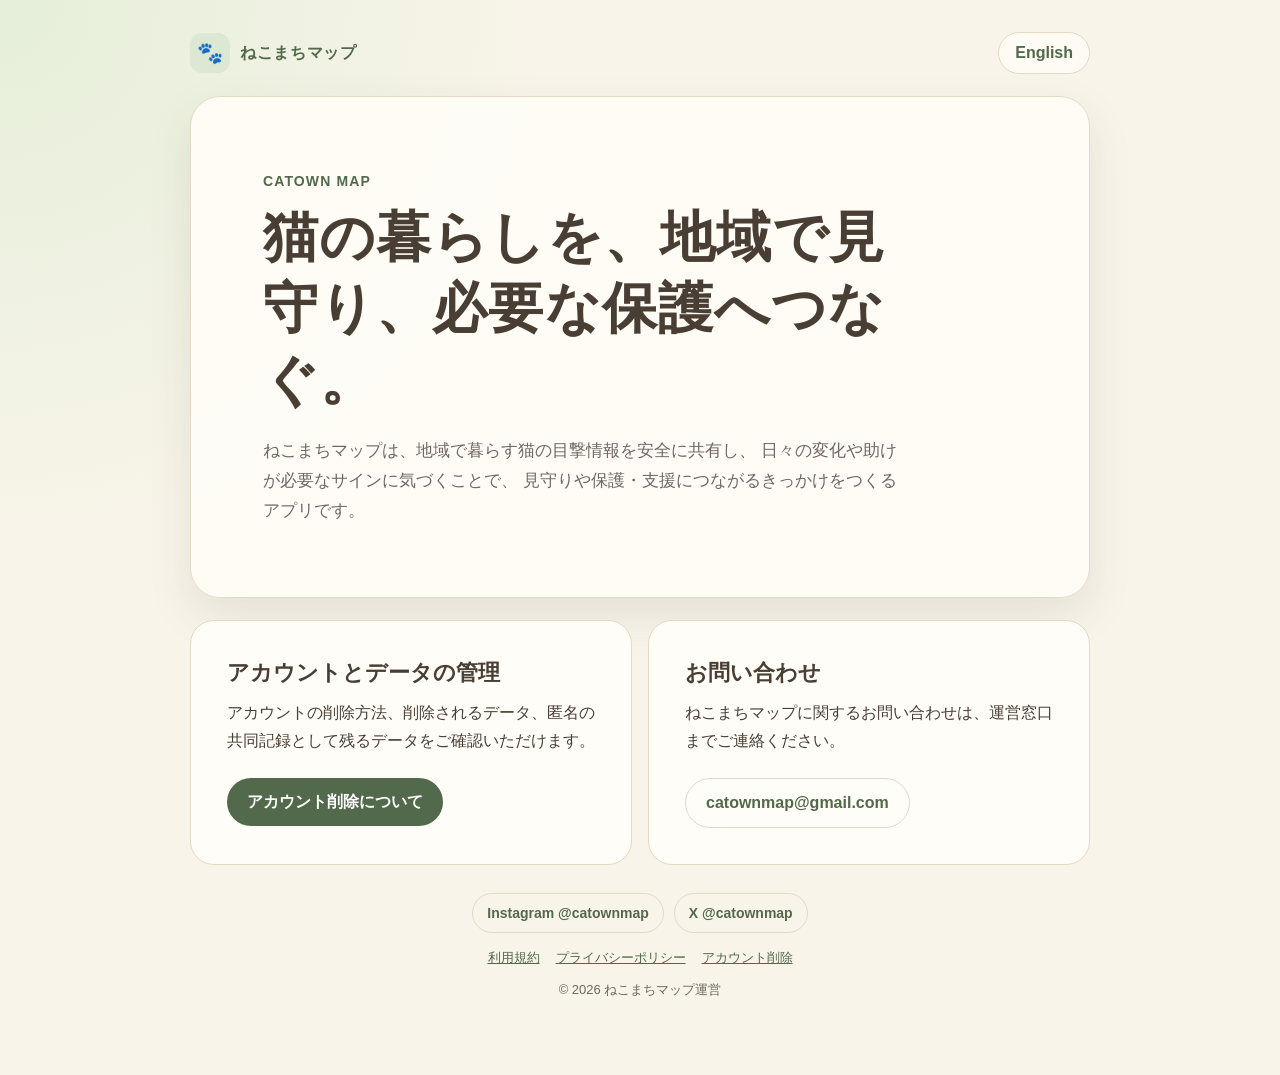
<file: index.html>
<!DOCTYPE html>
<html lang="ja">
<head>
  <meta charset="utf-8">
  <meta name="viewport" content="width=device-width, initial-scale=1">
  <meta name="color-scheme" content="light">
  <meta
    name="description"
    content="地域の猫を見守り、必要な保護や支援につなげるための目撃情報共有アプリ、ねこまちマップの公式サイトです。"
  >
  <link rel="canonical" href="https://catownmap.com/">
  <link rel="alternate" hreflang="ja" href="https://catownmap.com/">
  <link rel="alternate" hreflang="en" href="https://catownmap.com/en.html">
  <link rel="alternate" hreflang="x-default" href="https://catownmap.com/en.html">
  <link rel="icon" href="/favicon.svg" type="image/svg+xml">
  <title>ねこまちマップ</title>
  <style>
    :root {
      color-scheme: light;
      --background: #f8f4e9;
      --surface: #fffdf7;
      --text: #493e34;
      --muted: #70685f;
      --green: #829a77;
      --green-dark: #52694b;
      --green-soft: #dce8d4;
      --border: #e3dac5;
      --shadow: 0 18px 45px rgba(73, 62, 52, 0.1);
    }

    * { box-sizing: border-box; }

    body {
      margin: 0;
      min-height: 100vh;
      background:
        radial-gradient(circle at top left, #e5efd9 0, transparent 34rem),
        var(--background);
      color: var(--text);
      font-family: -apple-system, BlinkMacSystemFont, "Segoe UI", Roboto,
        "Hiragino Sans", "Yu Gothic", "Noto Sans JP", sans-serif;
      line-height: 1.75;
    }

    a { color: var(--green-dark); }

    .page {
      width: min(900px, calc(100% - 32px));
      margin: 0 auto;
      padding: 32px 0 64px;
    }

    .site-header {
      display: flex;
      align-items: center;
      justify-content: space-between;
      gap: 16px;
    }

    .brand {
      display: inline-flex;
      align-items: center;
      gap: 10px;
      color: var(--green-dark);
      font-weight: 750;
      letter-spacing: 0.04em;
    }

    .brand-mark {
      display: grid;
      width: 40px;
      height: 40px;
      place-items: center;
      border-radius: 12px;
      background: var(--green-soft);
      font-size: 21px;
    }

    .language-link {
      display: inline-flex;
      min-height: 40px;
      align-items: center;
      padding: 6px 16px;
      border: 1px solid var(--border);
      border-radius: 999px;
      background: rgba(255, 253, 247, 0.82);
      color: var(--green-dark);
      font-weight: 750;
      text-decoration: none;
    }

    .hero {
      margin-top: 22px;
      padding: clamp(34px, 8vw, 72px);
      border: 1px solid var(--border);
      border-radius: 30px;
      background: rgba(255, 253, 247, 0.94);
      box-shadow: var(--shadow);
    }

    .eyebrow {
      margin: 0 0 8px;
      color: var(--green-dark);
      font-size: 14px;
      font-weight: 800;
      letter-spacing: 0.08em;
    }

    h1 {
      max-width: 670px;
      margin: 0;
      font-size: clamp(34px, 7vw, 55px);
      line-height: 1.3;
      letter-spacing: 0.02em;
    }

    .lead {
      max-width: 640px;
      margin: 20px 0 0;
      color: var(--muted);
      font-size: 17px;
    }

    .cards {
      display: grid;
      grid-template-columns: repeat(2, minmax(0, 1fr));
      gap: 16px;
      margin-top: 22px;
    }

    .card {
      padding: clamp(24px, 5vw, 36px);
      border: 1px solid var(--border);
      border-radius: 24px;
      background: var(--surface);
    }

    h2 {
      margin: 0 0 10px;
      font-size: 22px;
      line-height: 1.45;
    }

    p { margin: 9px 0; }

    .button {
      display: inline-flex;
      min-height: 46px;
      align-items: center;
      justify-content: center;
      margin-top: 14px;
      padding: 10px 20px;
      border-radius: 999px;
      background: var(--green-dark);
      color: white;
      font-weight: 750;
      text-decoration: none;
    }

    .button.secondary {
      border: 1px solid var(--border);
      background: transparent;
      color: var(--green-dark);
    }

    footer {
      padding-top: 28px;
      color: var(--muted);
      font-size: 13px;
      text-align: center;
    }

    .footer-links {
      display: flex;
      flex-wrap: wrap;
      justify-content: center;
      gap: 8px 16px;
      margin-bottom: 8px;
    }

    .social-links {
      display: flex;
      flex-wrap: wrap;
      justify-content: center;
      gap: 10px;
      margin-bottom: 14px;
      font-size: 14px;
      font-weight: 750;
    }

    .social-links a {
      display: inline-flex;
      align-items: center;
      min-height: 40px;
      padding: 0 14px;
      border: 1px solid var(--border);
      border-radius: 999px;
      color: var(--green-dark);
      text-decoration: none;
    }

    @media (max-width: 680px) {
      .page { width: min(100% - 20px, 900px); }
      .hero,
      .card { border-radius: 22px; }
      .cards { grid-template-columns: 1fr; }
      .button { width: 100%; }
    }
  </style>
</head>
<body>
  <div class="page">
    <header class="site-header">
      <div class="brand">
        <span class="brand-mark" aria-hidden="true">🐾</span>
        <span>ねこまちマップ</span>
      </div>
      <a class="language-link" href="/en.html" lang="en" hreflang="en">English</a>
    </header>

    <main>
      <section class="hero">
        <p class="eyebrow">CATOWN MAP</p>
        <h1>猫の暮らしを、地域で見守り、必要な保護へつなぐ。</h1>
        <p class="lead">
          ねこまちマップは、地域で暮らす猫の目撃情報を安全に共有し、
          日々の変化や助けが必要なサインに気づくことで、
          見守りや保護・支援につながるきっかけをつくるアプリです。
        </p>
      </section>

      <div class="cards">
        <section class="card">
          <h2>アカウントとデータの管理</h2>
          <p>
            アカウントの削除方法、削除されるデータ、匿名の共同記録として残るデータをご確認いただけます。
          </p>
          <a class="button" href="/account-deletion.html">アカウント削除について</a>
        </section>

        <section class="card">
          <h2>お問い合わせ</h2>
          <p>ねこまちマップに関するお問い合わせは、運営窓口までご連絡ください。</p>
          <a class="button secondary" href="mailto:catownmap@gmail.com">catownmap@gmail.com</a>
        </section>
      </div>

    </main>

    <footer>
      <nav class="social-links" aria-label="公式SNS">
        <a href="https://www.instagram.com/catownmap/" target="_blank" rel="noopener noreferrer" aria-label="ねこまちマップ公式Instagramを新しいタブで開く">Instagram @catownmap</a>
        <a href="https://x.com/catownmap" target="_blank" rel="noopener noreferrer" aria-label="ねこまちマップ公式Xを新しいタブで開く">X @catownmap</a>
      </nav>
      <nav class="footer-links" aria-label="法的情報">
        <a href="/terms.html">利用規約</a>
        <a href="/privacy.html">プライバシーポリシー</a>
        <a href="/account-deletion.html">アカウント削除</a>
      </nav>
      <p>© 2026 ねこまちマップ運営</p>
    </footer>
  </div>
</body>
</html>
</file>
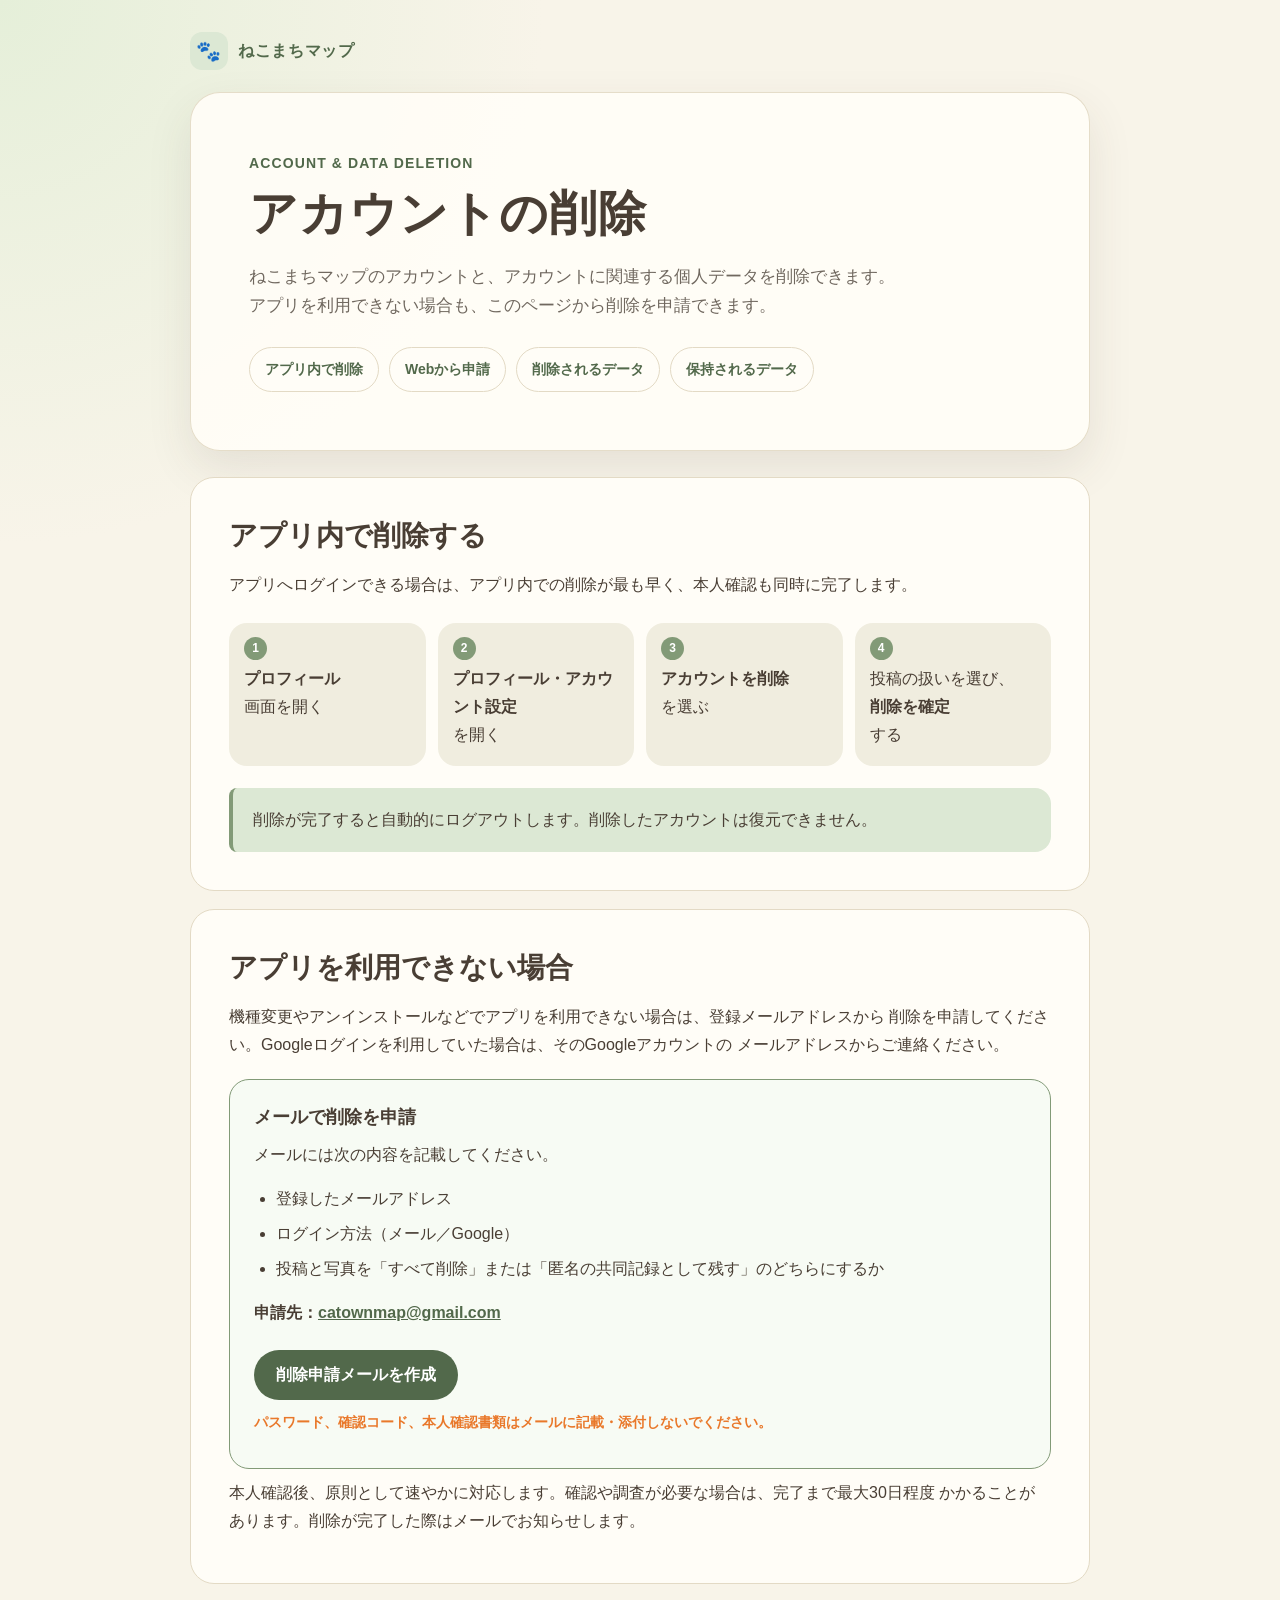
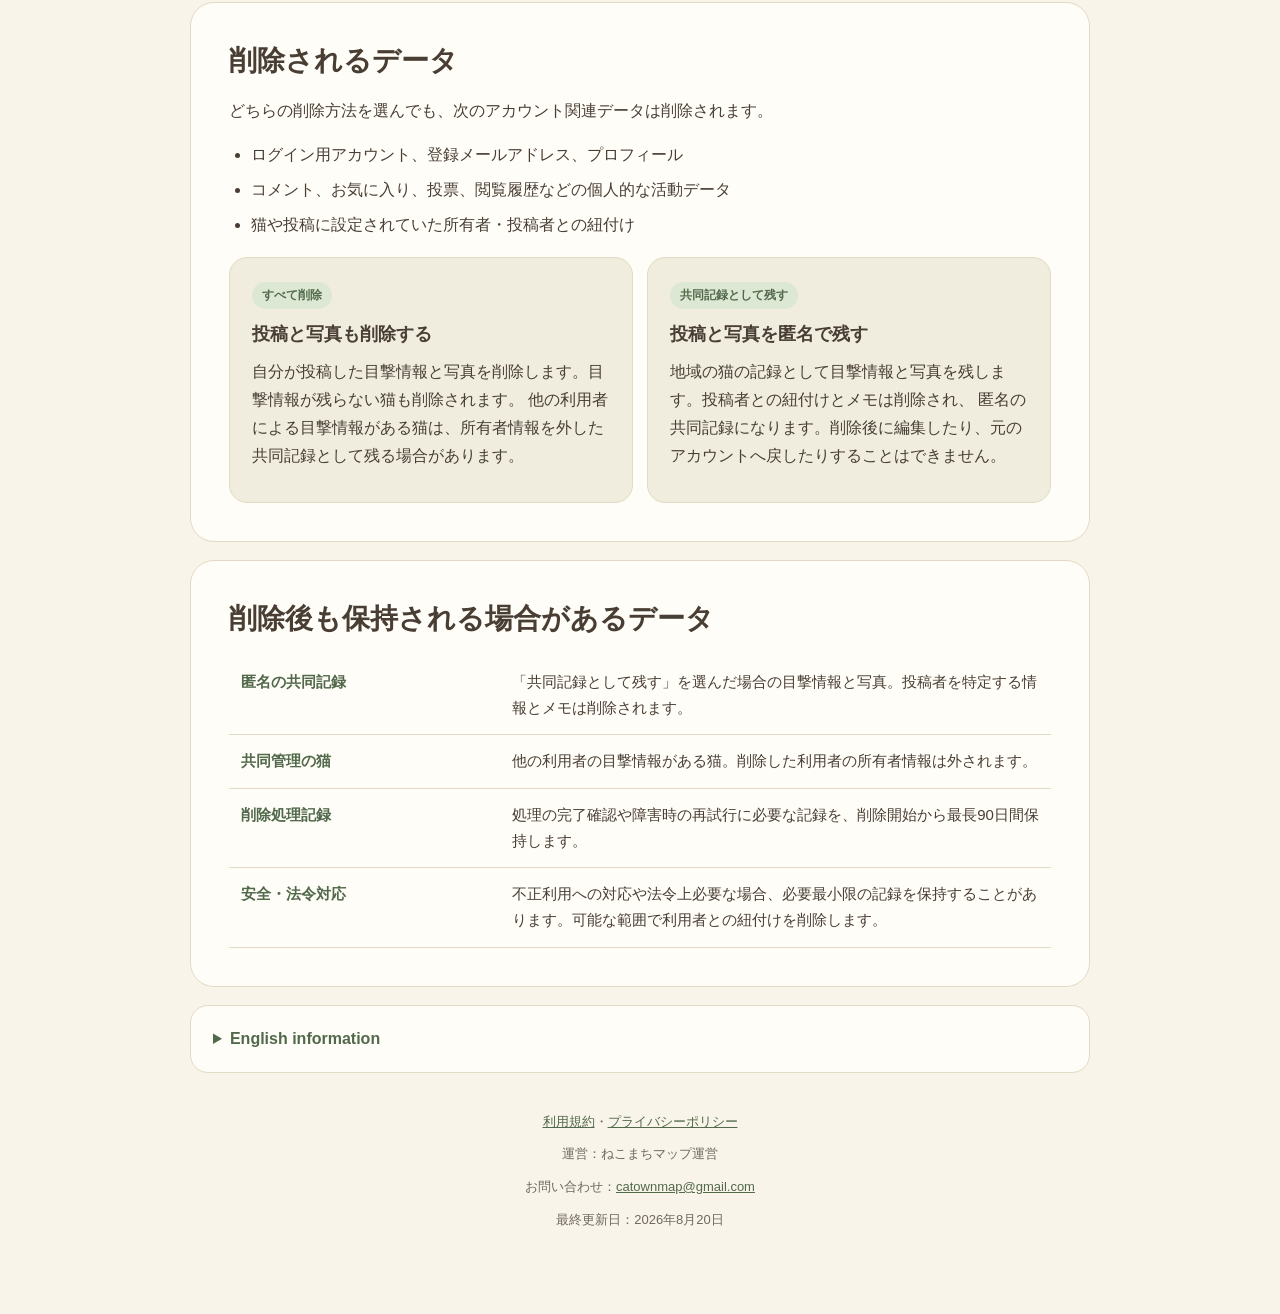
<file: account-deletion.html>
<!DOCTYPE html>
<html lang="ja">
<head>
  <meta charset="utf-8">
  <meta name="viewport" content="width=device-width, initial-scale=1">
  <meta name="color-scheme" content="light">
  <meta
    name="description"
    content="ねこまちマップのアカウントと関連データを削除する方法をご案内します。"
  >
  <link
    rel="canonical"
    href="https://catownmap.com/account-deletion.html"
  >
  <link rel="icon" href="/favicon.svg" type="image/svg+xml">
  <title>アカウントの削除 | ねこまちマップ</title>
  <style>
    :root {
      color-scheme: light;
      --background: #f8f4e9;
      --surface: #fffdf7;
      --surface-soft: #f0eddf;
      --text: #493e34;
      --muted: #70685f;
      --green: #829a77;
      --green-dark: #52694b;
      --green-soft: #dce8d4;
      --orange: #e9782a;
      --border: #e3dac5;
      --shadow: 0 18px 45px rgba(73, 62, 52, 0.1);
    }

    * { box-sizing: border-box; }

    html { scroll-behavior: smooth; }

    body {
      margin: 0;
      background:
        radial-gradient(circle at top left, #e5efd9 0, transparent 34rem),
        var(--background);
      color: var(--text);
      font-family: -apple-system, BlinkMacSystemFont, "Segoe UI", Roboto,
        "Hiragino Sans", "Yu Gothic", "Noto Sans JP", sans-serif;
      line-height: 1.75;
    }

    a { color: var(--green-dark); }

    .page {
      width: min(900px, calc(100% - 32px));
      margin: 0 auto;
      padding: 32px 0 72px;
    }

    .brand {
      display: inline-flex;
      align-items: center;
      gap: 10px;
      color: var(--green-dark);
      font-weight: 700;
      letter-spacing: 0.04em;
    }

    .brand-mark {
      display: grid;
      width: 38px;
      height: 38px;
      place-items: center;
      border-radius: 12px;
      background: var(--green-soft);
      font-size: 20px;
    }

    .hero {
      margin-top: 22px;
      padding: clamp(28px, 6vw, 58px);
      border: 1px solid rgba(227, 218, 197, 0.9);
      border-radius: 30px;
      background: rgba(255, 253, 247, 0.92);
      box-shadow: var(--shadow);
    }

    .eyebrow {
      margin: 0 0 8px;
      color: var(--green-dark);
      font-size: 14px;
      font-weight: 700;
      letter-spacing: 0.08em;
    }

    h1 {
      margin: 0;
      font-size: clamp(30px, 6vw, 48px);
      line-height: 1.25;
      letter-spacing: 0.02em;
    }

    .lead {
      max-width: 650px;
      margin: 18px 0 0;
      color: var(--muted);
      font-size: 17px;
    }

    .quick-links {
      display: flex;
      flex-wrap: wrap;
      gap: 10px;
      margin-top: 26px;
    }

    .quick-links a {
      padding: 9px 15px;
      border: 1px solid var(--border);
      border-radius: 999px;
      background: var(--surface);
      font-size: 14px;
      font-weight: 650;
      text-decoration: none;
    }

    main { margin-top: 26px; }

    .section {
      margin-top: 18px;
      padding: clamp(24px, 5vw, 38px);
      border: 1px solid var(--border);
      border-radius: 24px;
      background: var(--surface);
    }

    h2 {
      margin: 0 0 16px;
      font-size: clamp(22px, 4vw, 28px);
      line-height: 1.4;
    }

    h3 {
      margin: 0 0 7px;
      font-size: 18px;
      line-height: 1.5;
    }

    p { margin: 10px 0; }

    .steps {
      display: grid;
      grid-template-columns: repeat(4, 1fr);
      gap: 12px;
      margin: 24px 0 0;
      padding: 0;
      list-style: none;
      counter-reset: steps;
    }

    .steps li {
      position: relative;
      min-height: 126px;
      padding: 42px 15px 17px;
      border-radius: 18px;
      background: var(--surface-soft);
      counter-increment: steps;
    }

    .steps li::before {
      position: absolute;
      top: 14px;
      left: 15px;
      display: grid;
      width: 23px;
      height: 23px;
      place-items: center;
      border-radius: 50%;
      background: var(--green);
      color: white;
      content: counter(steps);
      font-size: 12px;
      font-weight: 800;
    }

    .steps strong { display: block; }

    .callout {
      margin-top: 22px;
      padding: 18px 20px;
      border-left: 4px solid var(--green);
      border-radius: 8px 16px 16px 8px;
      background: var(--green-soft);
    }

    .request-box {
      margin-top: 20px;
      padding: 24px;
      border: 1px solid var(--green);
      border-radius: 20px;
      background: #f7fbf4;
    }

    .button {
      display: inline-flex;
      min-height: 48px;
      align-items: center;
      justify-content: center;
      margin-top: 13px;
      padding: 11px 22px;
      border-radius: 999px;
      background: var(--green-dark);
      color: white;
      font-weight: 700;
      text-decoration: none;
    }

    .notice {
      color: var(--orange);
      font-size: 14px;
      font-weight: 700;
    }

    .email-address { font-weight: 700; }

    .checklist { padding-left: 1.35em; }

    .checklist li { margin: 7px 0; }

    .mode-grid {
      display: grid;
      grid-template-columns: repeat(2, minmax(0, 1fr));
      gap: 14px;
      margin-top: 18px;
    }

    .mode-card {
      padding: 22px;
      border: 1px solid var(--border);
      border-radius: 18px;
      background: var(--surface-soft);
    }

    .mode-label {
      display: inline-block;
      margin-bottom: 12px;
      padding: 3px 10px;
      border-radius: 999px;
      background: var(--green-soft);
      color: var(--green-dark);
      font-size: 12px;
      font-weight: 800;
    }

    .data-table {
      width: 100%;
      margin-top: 18px;
      border-collapse: collapse;
      font-size: 15px;
    }

    .data-table th,
    .data-table td {
      padding: 13px 12px;
      border-bottom: 1px solid var(--border);
      text-align: left;
      vertical-align: top;
    }

    .data-table th {
      width: 33%;
      color: var(--green-dark);
    }

    details {
      margin-top: 18px;
      border: 1px solid var(--border);
      border-radius: 18px;
      background: var(--surface);
    }

    summary {
      padding: 19px 22px;
      color: var(--green-dark);
      cursor: pointer;
      font-weight: 750;
    }

    .english-content { padding: 0 22px 24px; }

    footer {
      padding: 28px 8px 0;
      color: var(--muted);
      font-size: 13px;
      text-align: center;
    }

    @media (max-width: 720px) {
      .page {
        width: min(100% - 20px, 900px);
        padding-top: 18px;
      }

      .hero,
      .section { border-radius: 22px; }

      .steps { grid-template-columns: repeat(2, 1fr); }
      .mode-grid { grid-template-columns: 1fr; }
    }

    @media (max-width: 430px) {
      .steps { grid-template-columns: 1fr; }
      .steps li { min-height: auto; }
      .request-box { padding: 19px; }
      .button { width: 100%; }
      .data-table,
      .data-table tbody,
      .data-table tr,
      .data-table th,
      .data-table td { display: block; }
      .data-table th {
        width: auto;
        padding-bottom: 0;
        border-bottom: 0;
      }
      .data-table td { padding-top: 3px; }
    }
  </style>
</head>
<body>
  <div class="page">
    <header>
      <div class="brand">
        <span class="brand-mark" aria-hidden="true">🐾</span>
        <span>ねこまちマップ</span>
      </div>

      <div class="hero">
        <p class="eyebrow">ACCOUNT &amp; DATA DELETION</p>
        <h1>アカウントの削除</h1>
        <p class="lead">
          ねこまちマップのアカウントと、アカウントに関連する個人データを削除できます。
          アプリを利用できない場合も、このページから削除を申請できます。
        </p>
        <nav class="quick-links" aria-label="ページ内メニュー">
          <a href="#in-app">アプリ内で削除</a>
          <a href="#web-request">Webから申請</a>
          <a href="#deleted-data">削除されるデータ</a>
          <a href="#retention">保持されるデータ</a>
        </nav>
      </div>
    </header>

    <main>
      <section class="section" id="in-app">
        <h2>アプリ内で削除する</h2>
        <p>
          アプリへログインできる場合は、アプリ内での削除が最も早く、本人確認も同時に完了します。
        </p>
        <ol class="steps">
          <li><strong>プロフィール</strong>画面を開く</li>
          <li><strong>プロフィール・アカウント設定</strong>を開く</li>
          <li><strong>アカウントを削除</strong>を選ぶ</li>
          <li>投稿の扱いを選び、<strong>削除を確定</strong>する</li>
        </ol>
        <div class="callout">
          削除が完了すると自動的にログアウトします。削除したアカウントは復元できません。
        </div>
      </section>

      <section class="section" id="web-request">
        <h2>アプリを利用できない場合</h2>
        <p>
          機種変更やアンインストールなどでアプリを利用できない場合は、登録メールアドレスから
          削除を申請してください。Googleログインを利用していた場合は、そのGoogleアカウントの
          メールアドレスからご連絡ください。
        </p>

        <div class="request-box">
          <h3>メールで削除を申請</h3>
          <p>メールには次の内容を記載してください。</p>
          <ul class="checklist">
            <li>登録したメールアドレス</li>
            <li>ログイン方法（メール／Google）</li>
            <li>投稿と写真を「すべて削除」または「匿名の共同記録として残す」のどちらにするか</li>
          </ul>
          <p class="email-address">
            申請先：<a href="mailto:catownmap@gmail.com">catownmap@gmail.com</a>
          </p>
          <a
            class="button"
            href="mailto:catownmap@gmail.com?subject=%E3%81%AD%E3%81%93%E3%81%BE%E3%81%A1%E3%83%9E%E3%83%83%E3%83%97%20%E3%82%A2%E3%82%AB%E3%82%A6%E3%83%B3%E3%83%88%E5%89%8A%E9%99%A4%E7%94%B3%E8%AB%8B&amp;body=%E7%99%BB%E9%8C%B2%E3%83%A1%E3%83%BC%E3%83%AB%E3%82%A2%E3%83%89%E3%83%AC%E3%82%B9%EF%BC%9A%0A%E3%83%AD%E3%82%B0%E3%82%A4%E3%83%B3%E6%96%B9%E6%B3%95%EF%BC%88%E3%83%A1%E3%83%BC%E3%83%AB%EF%BC%8FGoogle%EF%BC%89%EF%BC%9A%0A%E6%8A%95%E7%A8%BF%E3%81%A8%E5%86%99%E7%9C%9F%EF%BC%88%E3%81%99%E3%81%B9%E3%81%A6%E5%89%8A%E9%99%A4%EF%BC%8F%E5%8C%BF%E5%90%8D%E3%81%AE%E5%85%B1%E5%90%8C%E8%A8%98%E9%8C%B2%E3%81%A8%E3%81%97%E3%81%A6%E6%AE%8B%E3%81%99%EF%BC%89%EF%BC%9A%0A"
          >削除申請メールを作成</a>
          <p class="notice">
            パスワード、確認コード、本人確認書類はメールに記載・添付しないでください。
          </p>
        </div>

        <p>
          本人確認後、原則として速やかに対応します。確認や調査が必要な場合は、完了まで最大30日程度
          かかることがあります。削除が完了した際はメールでお知らせします。
        </p>
      </section>

      <section class="section" id="deleted-data">
        <h2>削除されるデータ</h2>
        <p>どちらの削除方法を選んでも、次のアカウント関連データは削除されます。</p>
        <ul class="checklist">
          <li>ログイン用アカウント、登録メールアドレス、プロフィール</li>
          <li>コメント、お気に入り、投票、閲覧履歴などの個人的な活動データ</li>
          <li>猫や投稿に設定されていた所有者・投稿者との紐付け</li>
        </ul>

        <div class="mode-grid">
          <article class="mode-card">
            <span class="mode-label">すべて削除</span>
            <h3>投稿と写真も削除する</h3>
            <p>
              自分が投稿した目撃情報と写真を削除します。目撃情報が残らない猫も削除されます。
              他の利用者による目撃情報がある猫は、所有者情報を外した共同記録として残る場合があります。
            </p>
          </article>

          <article class="mode-card">
            <span class="mode-label">共同記録として残す</span>
            <h3>投稿と写真を匿名で残す</h3>
            <p>
              地域の猫の記録として目撃情報と写真を残します。投稿者との紐付けとメモは削除され、
              匿名の共同記録になります。削除後に編集したり、元のアカウントへ戻したりすることはできません。
            </p>
          </article>
        </div>
      </section>

      <section class="section" id="retention">
        <h2>削除後も保持される場合があるデータ</h2>
        <table class="data-table">
          <tbody>
            <tr>
              <th>匿名の共同記録</th>
              <td>「共同記録として残す」を選んだ場合の目撃情報と写真。投稿者を特定する情報とメモは削除されます。</td>
            </tr>
            <tr>
              <th>共同管理の猫</th>
              <td>他の利用者の目撃情報がある猫。削除した利用者の所有者情報は外されます。</td>
            </tr>
            <tr>
              <th>削除処理記録</th>
              <td>処理の完了確認や障害時の再試行に必要な記録を、削除開始から最長90日間保持します。</td>
            </tr>
            <tr>
              <th>安全・法令対応</th>
              <td>不正利用への対応や法令上必要な場合、必要最小限の記録を保持することがあります。可能な範囲で利用者との紐付けを削除します。</td>
            </tr>
          </tbody>
        </table>
      </section>

      <details lang="en">
        <summary>English information</summary>
        <div class="english-content">
          <h2>Delete your Catown Map account</h2>
          <p>
            You can delete your Catown Map account and associated personal data from within the app.
            Open <strong>Profile → Profile &amp; account settings → Delete account</strong>, choose how
            to handle your sightings and photos, and confirm the deletion.
          </p>

          <h3>If you cannot access the app</h3>
          <p>
            Send a deletion request from the email address registered to your account. If you used
            Google Sign-In, contact us from that Google account. Include your sign-in method and
            whether you want your sightings and photos deleted or retained as anonymous community records.
            Send the request to <a href="mailto:catownmap@gmail.com">catownmap@gmail.com</a>.
            Never send your password or verification code.
          </p>

          <h3>What is deleted</h3>
          <p>
            Your authentication account, email address, profile, comments, favorites, votes, view
            history, and links identifying you as an owner or contributor are deleted. If you choose
            full deletion, your sightings and photos are deleted. If you choose community retention,
            the sightings and photos remain without your identity or private memo and cannot be restored
            to you later.
          </p>

          <h3>Retention</h3>
          <p>
            Deletion-processing records may be retained for up to 90 days to confirm completion and
            safely retry interrupted operations. Minimal records may also be retained where required
            for security, abuse prevention, or legal compliance.
          </p>
        </div>
      </details>
    </main>

    <footer>
      <p><a href="/terms.html">利用規約</a>・<a href="/privacy.html">プライバシーポリシー</a></p>
      <p>運営：ねこまちマップ運営</p>
      <p>お問い合わせ：<a href="mailto:catownmap@gmail.com">catownmap@gmail.com</a></p>
      <p>最終更新日：2026年8月20日</p>
    </footer>
  </div>
</body>
</html>
</file>
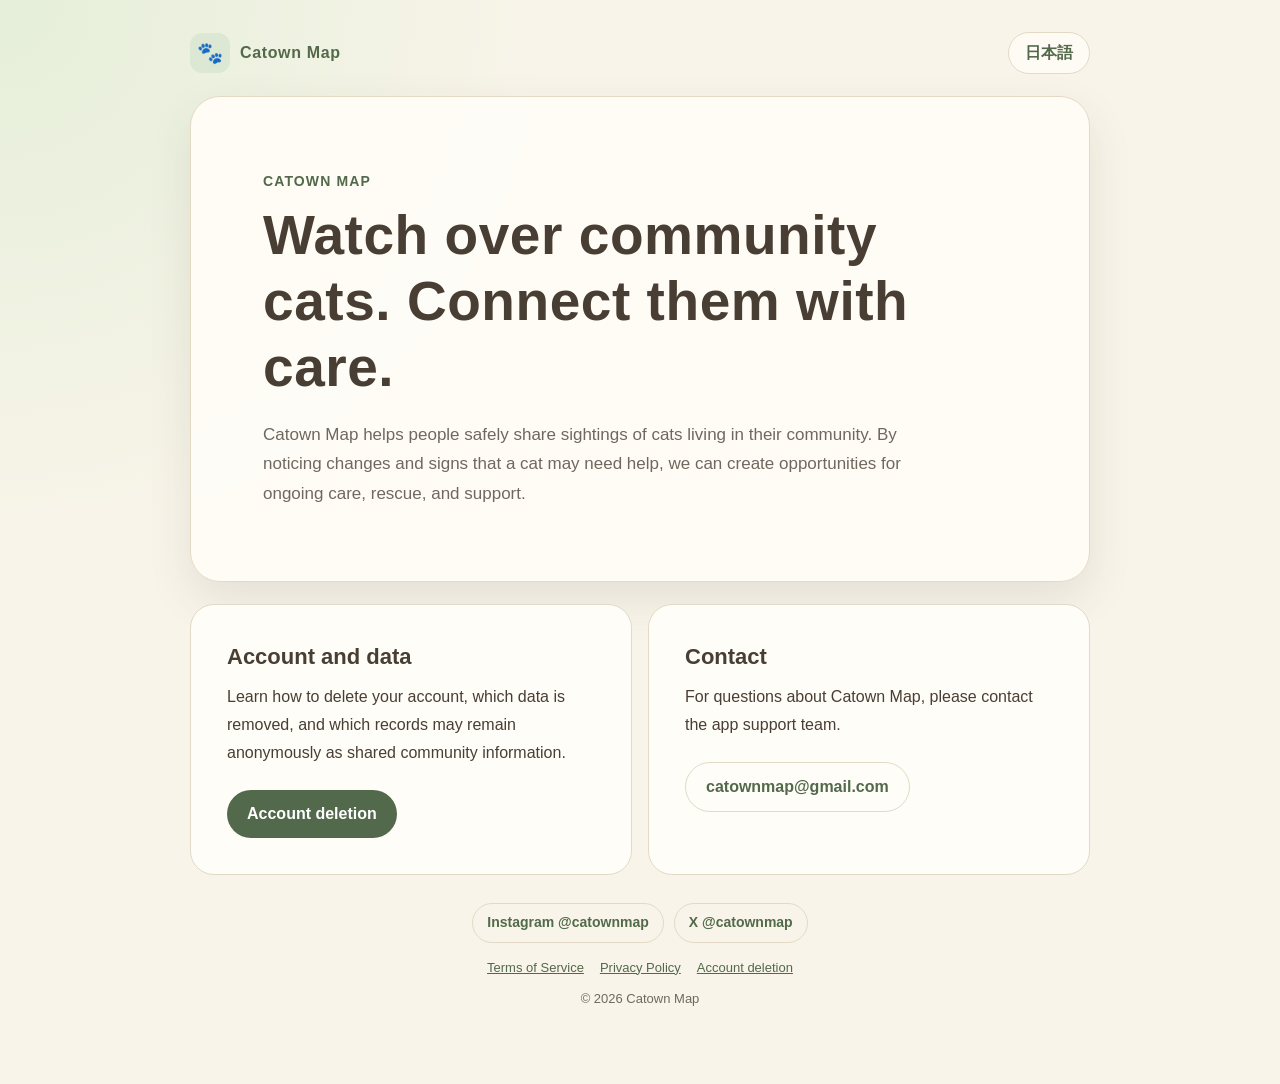
<file: en.html>
<!DOCTYPE html>
<html lang="en">
<head>
  <meta charset="utf-8">
  <meta name="viewport" content="width=device-width, initial-scale=1">
  <meta name="color-scheme" content="light">
  <meta
    name="description"
    content="Catown Map helps communities share cat sightings, notice signs of distress, and connect cats with care and support when needed."
  >
  <link rel="canonical" href="https://catownmap.com/en.html">
  <link rel="alternate" hreflang="ja" href="https://catownmap.com/">
  <link rel="alternate" hreflang="en" href="https://catownmap.com/en.html">
  <link rel="alternate" hreflang="x-default" href="https://catownmap.com/en.html">
  <link rel="icon" href="/favicon.svg" type="image/svg+xml">
  <title>Catown Map</title>
  <style>
    :root {
      color-scheme: light;
      --background: #f8f4e9;
      --surface: #fffdf7;
      --text: #493e34;
      --muted: #70685f;
      --green: #829a77;
      --green-dark: #52694b;
      --green-soft: #dce8d4;
      --border: #e3dac5;
      --shadow: 0 18px 45px rgba(73, 62, 52, 0.1);
    }

    * { box-sizing: border-box; }

    body {
      margin: 0;
      min-height: 100vh;
      background:
        radial-gradient(circle at top left, #e5efd9 0, transparent 34rem),
        var(--background);
      color: var(--text);
      font-family: -apple-system, BlinkMacSystemFont, "Segoe UI", Roboto,
        "Hiragino Sans", "Yu Gothic", "Noto Sans JP", sans-serif;
      line-height: 1.75;
    }

    a { color: var(--green-dark); }

    .page {
      width: min(900px, calc(100% - 32px));
      margin: 0 auto;
      padding: 32px 0 64px;
    }

    .site-header {
      display: flex;
      align-items: center;
      justify-content: space-between;
      gap: 16px;
    }

    .brand {
      display: inline-flex;
      align-items: center;
      gap: 10px;
      color: var(--green-dark);
      font-weight: 750;
      letter-spacing: 0.04em;
    }

    .brand-mark {
      display: grid;
      width: 40px;
      height: 40px;
      place-items: center;
      border-radius: 12px;
      background: var(--green-soft);
      font-size: 21px;
    }

    .language-link {
      display: inline-flex;
      min-height: 40px;
      align-items: center;
      padding: 6px 16px;
      border: 1px solid var(--border);
      border-radius: 999px;
      background: rgba(255, 253, 247, 0.82);
      color: var(--green-dark);
      font-weight: 750;
      text-decoration: none;
    }

    .hero {
      margin-top: 22px;
      padding: clamp(34px, 8vw, 72px);
      border: 1px solid var(--border);
      border-radius: 30px;
      background: rgba(255, 253, 247, 0.94);
      box-shadow: var(--shadow);
    }

    .eyebrow {
      margin: 0 0 8px;
      color: var(--green-dark);
      font-size: 14px;
      font-weight: 800;
      letter-spacing: 0.08em;
    }

    h1 {
      max-width: 700px;
      margin: 0;
      font-size: clamp(34px, 7vw, 55px);
      line-height: 1.2;
      letter-spacing: 0.01em;
    }

    .lead {
      max-width: 650px;
      margin: 20px 0 0;
      color: var(--muted);
      font-size: 17px;
    }

    .cards {
      display: grid;
      grid-template-columns: repeat(2, minmax(0, 1fr));
      gap: 16px;
      margin-top: 22px;
    }

    .card {
      padding: clamp(24px, 5vw, 36px);
      border: 1px solid var(--border);
      border-radius: 24px;
      background: var(--surface);
    }

    h2 {
      margin: 0 0 10px;
      font-size: 22px;
      line-height: 1.45;
    }

    p { margin: 9px 0; }

    .button {
      display: inline-flex;
      min-height: 46px;
      align-items: center;
      justify-content: center;
      margin-top: 14px;
      padding: 10px 20px;
      border-radius: 999px;
      background: var(--green-dark);
      color: white;
      font-weight: 750;
      text-decoration: none;
    }

    .button.secondary {
      border: 1px solid var(--border);
      background: transparent;
      color: var(--green-dark);
    }

    footer {
      padding-top: 28px;
      color: var(--muted);
      font-size: 13px;
      text-align: center;
    }

    .footer-links {
      display: flex;
      flex-wrap: wrap;
      justify-content: center;
      gap: 8px 16px;
      margin-bottom: 8px;
    }

    .social-links {
      display: flex;
      flex-wrap: wrap;
      justify-content: center;
      gap: 10px;
      margin-bottom: 14px;
      font-size: 14px;
      font-weight: 750;
    }

    .social-links a {
      display: inline-flex;
      align-items: center;
      min-height: 40px;
      padding: 0 14px;
      border: 1px solid var(--border);
      border-radius: 999px;
      color: var(--green-dark);
      text-decoration: none;
    }

    @media (max-width: 680px) {
      .page { width: min(100% - 20px, 900px); }
      .hero,
      .card { border-radius: 22px; }
      .cards { grid-template-columns: 1fr; }
      .button { width: 100%; }
    }
  </style>
</head>
<body>
  <div class="page">
    <header class="site-header">
      <div class="brand">
        <span class="brand-mark" aria-hidden="true">🐾</span>
        <span>Catown Map</span>
      </div>
      <a class="language-link" href="/" lang="ja" hreflang="ja">日本語</a>
    </header>

    <main>
      <section class="hero">
        <p class="eyebrow">CATOWN MAP</p>
        <h1>Watch over community cats. Connect them with care.</h1>
        <p class="lead">
          Catown Map helps people safely share sightings of cats living in their community.
          By noticing changes and signs that a cat may need help, we can create opportunities
          for ongoing care, rescue, and support.
        </p>
      </section>

      <div class="cards">
        <section class="card">
          <h2>Account and data</h2>
          <p>
            Learn how to delete your account, which data is removed, and which records may remain anonymously as shared community information.
          </p>
          <a class="button" href="/account-deletion.html">Account deletion</a>
        </section>

        <section class="card">
          <h2>Contact</h2>
          <p>For questions about Catown Map, please contact the app support team.</p>
          <a class="button secondary" href="mailto:catownmap@gmail.com">catownmap@gmail.com</a>
        </section>
      </div>
    </main>

    <footer>
      <nav class="social-links" aria-label="Official social media">
        <a href="https://www.instagram.com/catownmap/" target="_blank" rel="noopener noreferrer" aria-label="Open the official Catown Map Instagram in a new tab">Instagram @catownmap</a>
        <a href="https://x.com/catownmap" target="_blank" rel="noopener noreferrer" aria-label="Open the official Catown Map X account in a new tab">X @catownmap</a>
      </nav>
      <nav class="footer-links" aria-label="Legal information">
        <a href="/terms-en.html">Terms of Service</a>
        <a href="/privacy-en.html">Privacy Policy</a>
        <a href="/account-deletion.html">Account deletion</a>
      </nav>
      <p>© 2026 Catown Map</p>
    </footer>
  </div>
</body>
</html>
</file>
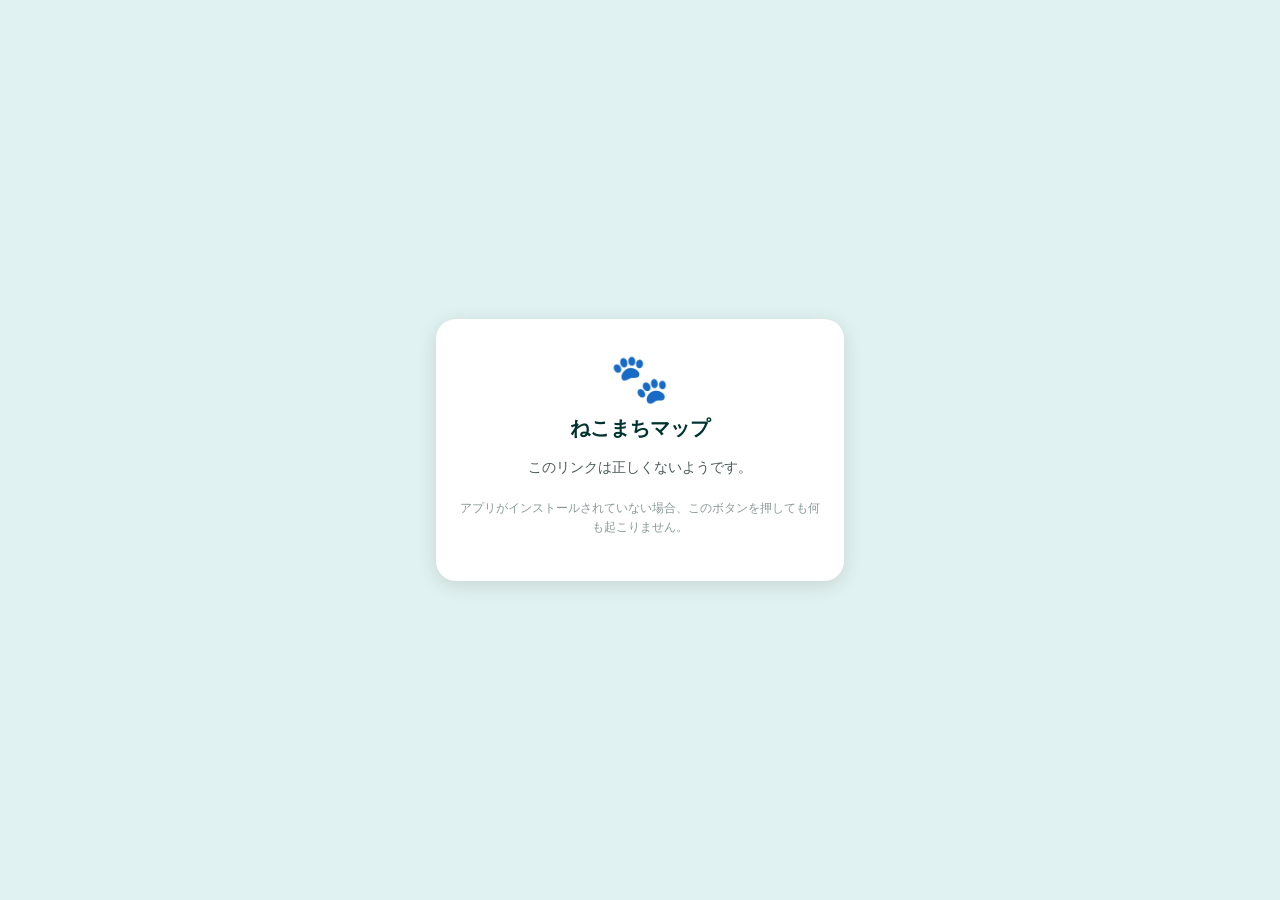
<file: go.html>
<!DOCTYPE html>
<html lang="ja">
<head>
<meta charset="utf-8">
<meta name="viewport" content="width=device-width, initial-scale=1">
<title>ねこまちマップ</title>
<link rel="icon" href="/favicon.svg" type="image/svg+xml">
<style>
  :root { color-scheme: light; }
  body {
    margin: 0;
    min-height: 100vh;
    display: flex;
    align-items: center;
    justify-content: center;
    background: #e0f2f1;
    font-family: -apple-system, BlinkMacSystemFont, "Segoe UI", Roboto, "Hiragino Sans", "Noto Sans JP", sans-serif;
  }
  .card {
    max-width: 360px;
    width: calc(100% - 48px);
    margin: 24px;
    padding: 32px 24px;
    background: #ffffff;
    border-radius: 20px;
    box-shadow: 0 4px 20px rgba(0, 0, 0, 0.12);
    text-align: center;
  }
  .emoji { font-size: 48px; margin-bottom: 8px; }
  h1 { font-size: 20px; margin: 8px 0 4px; color: #00332e; }
  p { font-size: 14px; color: #4a5a58; line-height: 1.6; }
  .btn {
    display: inline-block;
    margin-top: 16px;
    padding: 12px 28px;
    background: #00897b;
    color: #fff;
    border-radius: 999px;
    text-decoration: none;
    font-weight: 600;
    font-size: 15px;
  }
  .hint { margin-top: 20px; font-size: 12px; color: #8a9998; }
  .store-links { display: none; margin-top: 18px; }
  .store-links p { margin: 0 0 8px; }
  .store-link {
    display: inline-block;
    margin: 4px;
    padding: 8px 18px;
    border: 1px solid #00897b;
    color: #00897b;
    border-radius: 999px;
    text-decoration: none;
    font-weight: 600;
    font-size: 13px;
  }
</style>
</head>
<body>
  <div class="card">
    <div class="emoji">🐾</div>
    <h1>ねこまちマップ</h1>
    <p id="message">アプリを開いています…</p>
    <a class="btn" id="openBtn" href="#">アプリで開く</a>
    <p class="hint">アプリがインストールされていない場合、このボタンを押しても何も起こりません。</p>
    <div class="store-links" id="storeLinks"></div>
  </div>

<script>
  (function () {
    // 旧バージョンが生成したGitHub Pagesの共有URLも、新しい公式ドメインへ引き継ぐ。
    if (window.location.hostname.toLowerCase() === 'maedakdm.github.io') {
      window.location.replace(
        'https://catownmap.com/go.html' + window.location.search + window.location.hash
      );
      return;
    }

    // 公開後にストアのURLをここへ入れると、下に自動でボタンが表示されるようになる。
    // 空のままなら何も表示されない(未公開の間はダミーリンクを出さないため)。
    var PLAY_STORE_URL = '';
    var APP_STORE_URL = '';

    var params = new URLSearchParams(window.location.search);
    var type = params.get('type'); // 'cat' | 'sighting'
    var id = params.get('id');
    var messageEl = document.getElementById('message');
    var btnEl = document.getElementById('openBtn');
    var storeEl = document.getElementById('storeLinks');

    if (!type || !id || (type !== 'cat' && type !== 'sighting')) {
      messageEl.textContent = 'このリンクは正しくないようです。';
      btnEl.style.display = 'none';
      return;
    }

    var appUrl = 'straycat://' + type + '/' + encodeURIComponent(id);
    btnEl.href = appUrl;

    // ページを開いた瞬間に一度だけ自動でアプリを開こうとする。
    // アプリが無ければ何も起きず、下の案内文がそのまま残る。
    window.location.href = appUrl;

    setTimeout(function () {
      messageEl.textContent = 'アプリがインストールされていれば、上のボタンでねこまちマップが開きます。';

      var links = [];
      if (PLAY_STORE_URL) {
        links.push('<a class="store-link" href="' + PLAY_STORE_URL + '">Google Playで入手</a>');
      }
      if (APP_STORE_URL) {
        links.push('<a class="store-link" href="' + APP_STORE_URL + '">App Storeで入手</a>');
      }
      if (links.length > 0) {
        storeEl.innerHTML = '<p>アプリをお持ちでない方はこちら</p>' + links.join('');
        storeEl.style.display = 'block';
      }
    }, 1200);
  })();
</script>
</body>
</html>
</file>
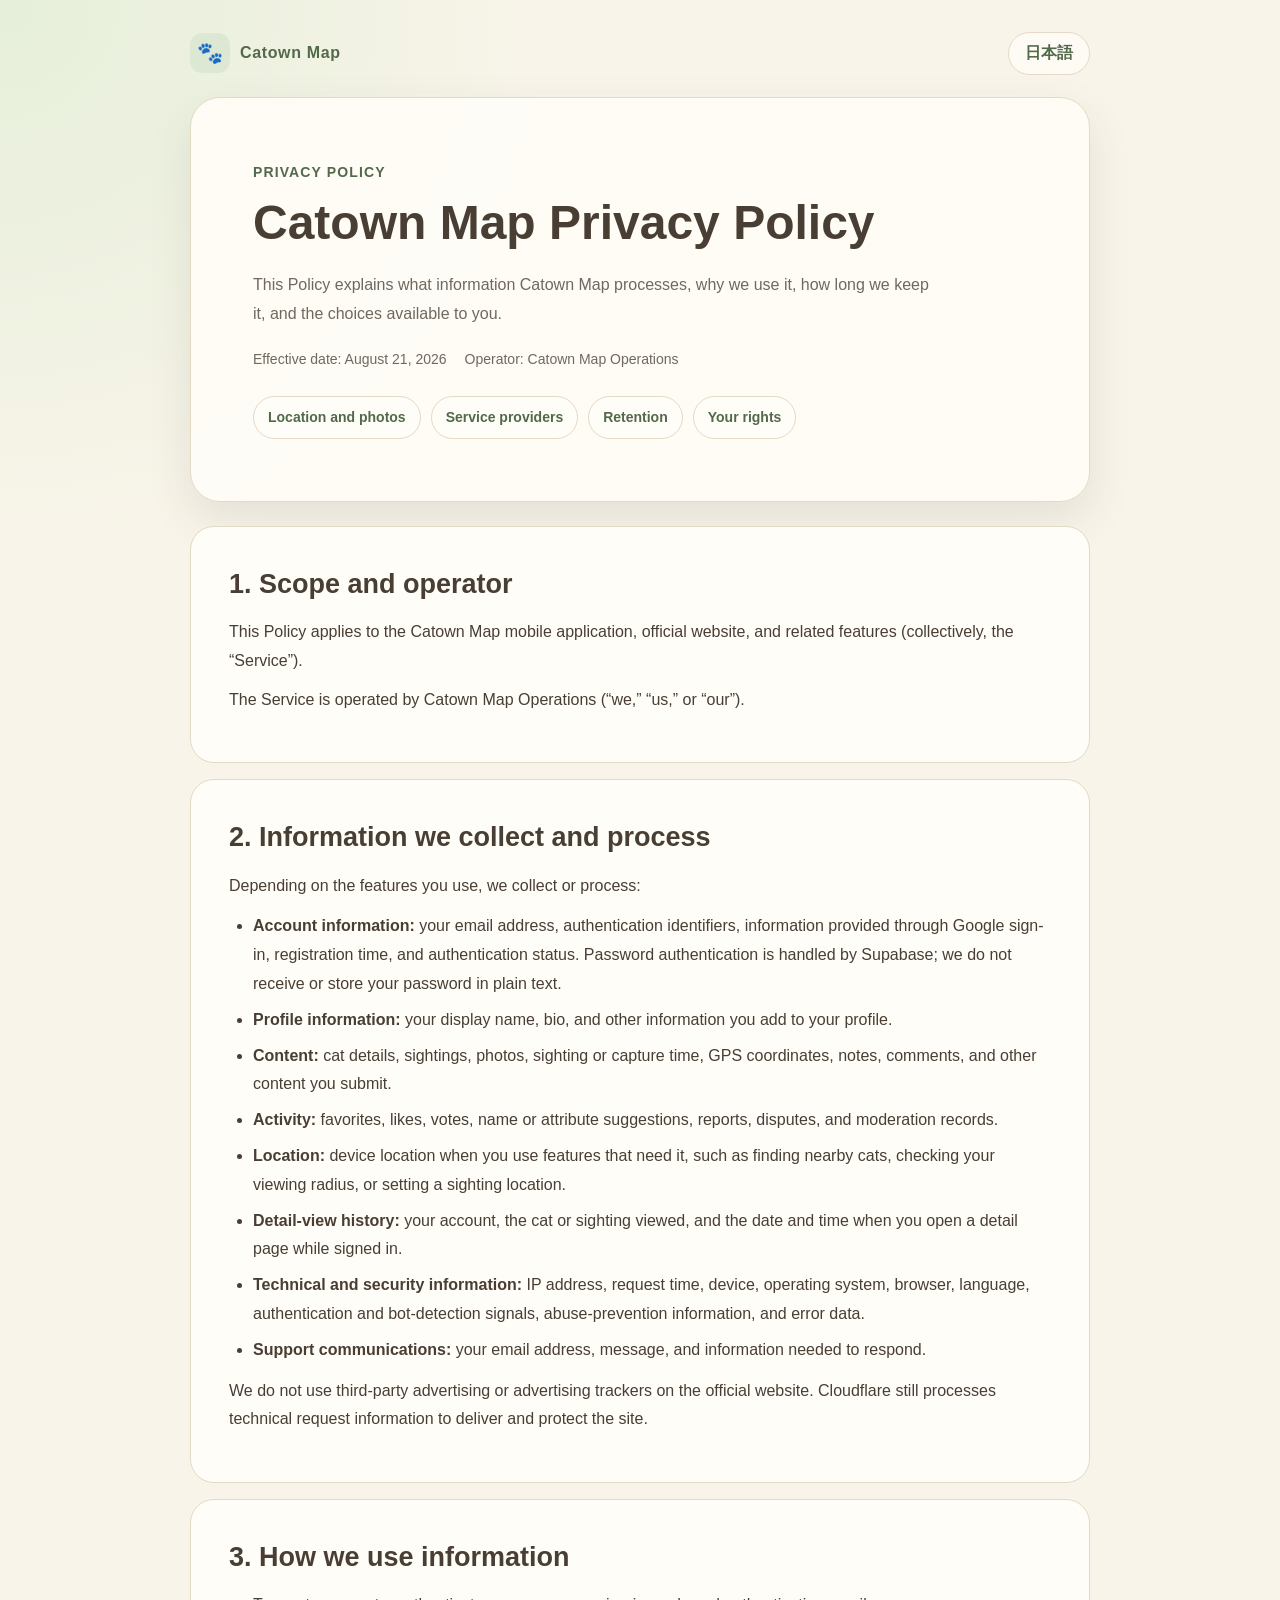
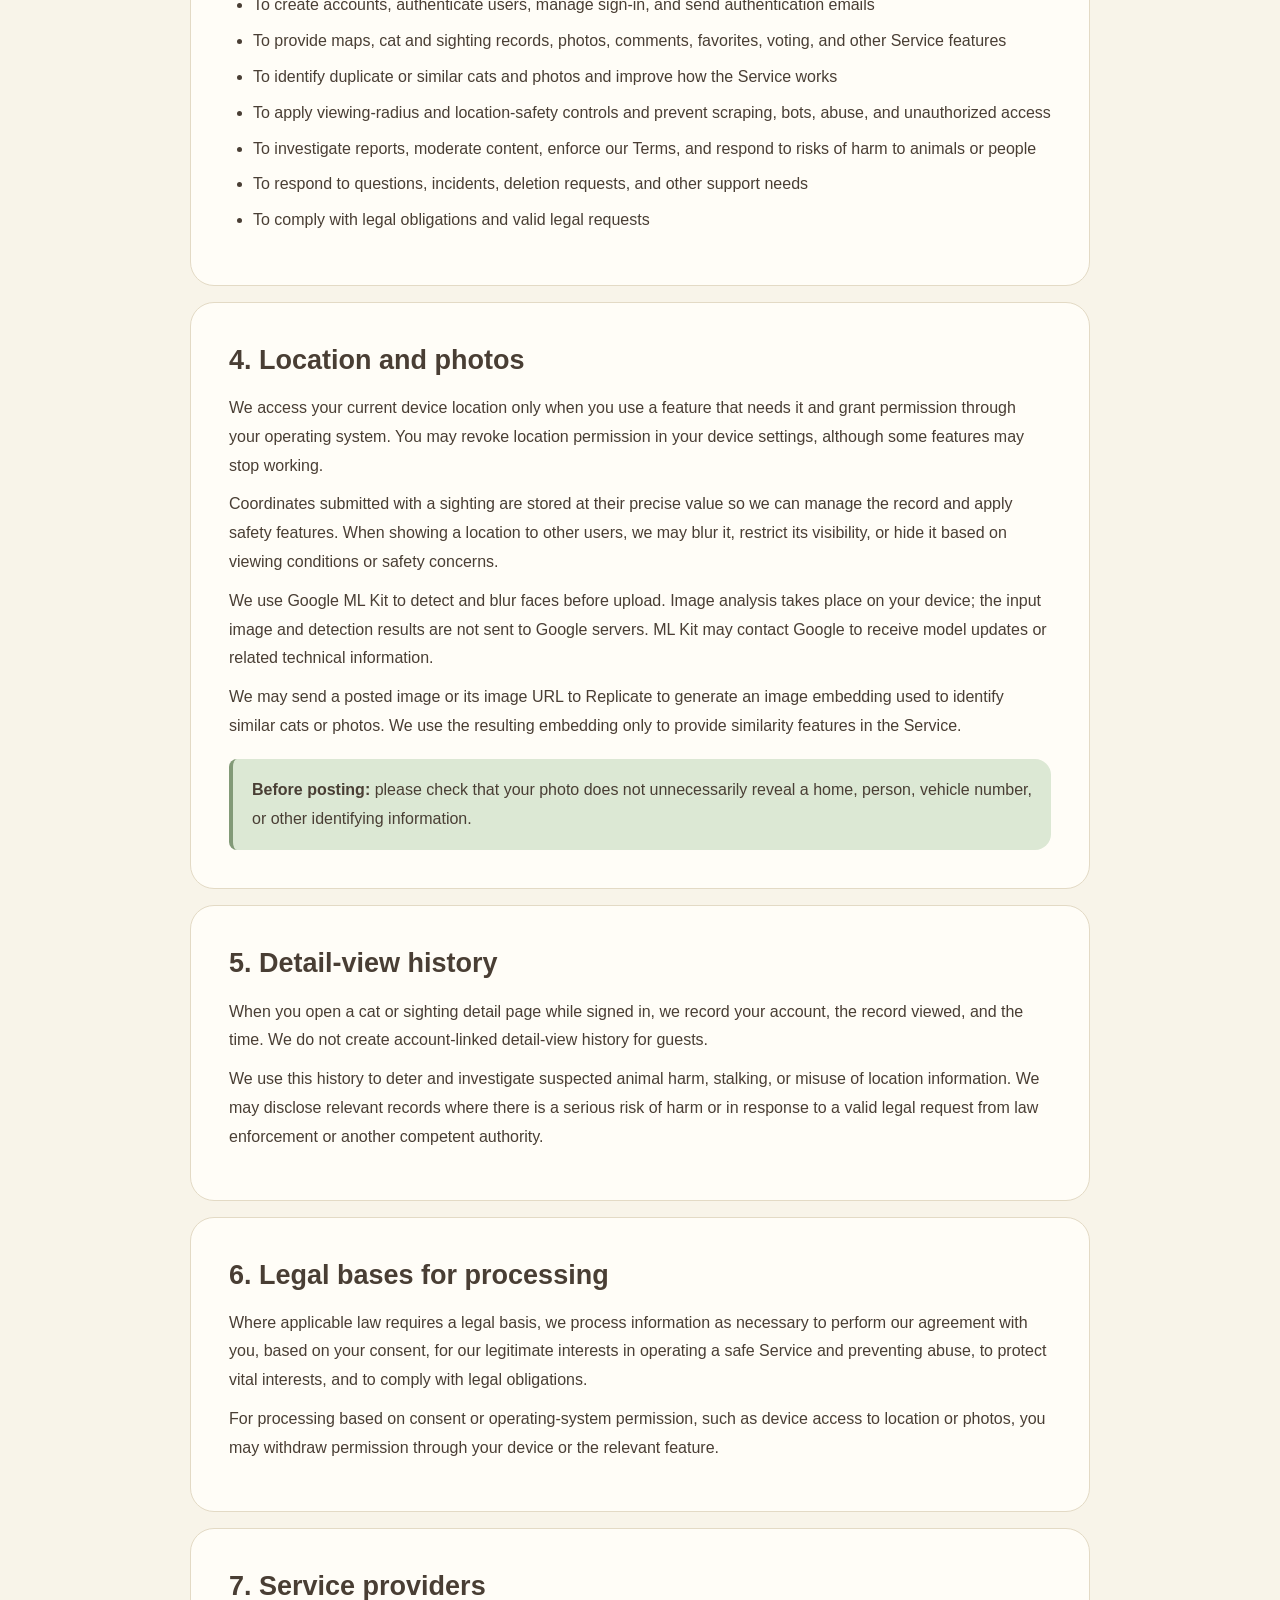
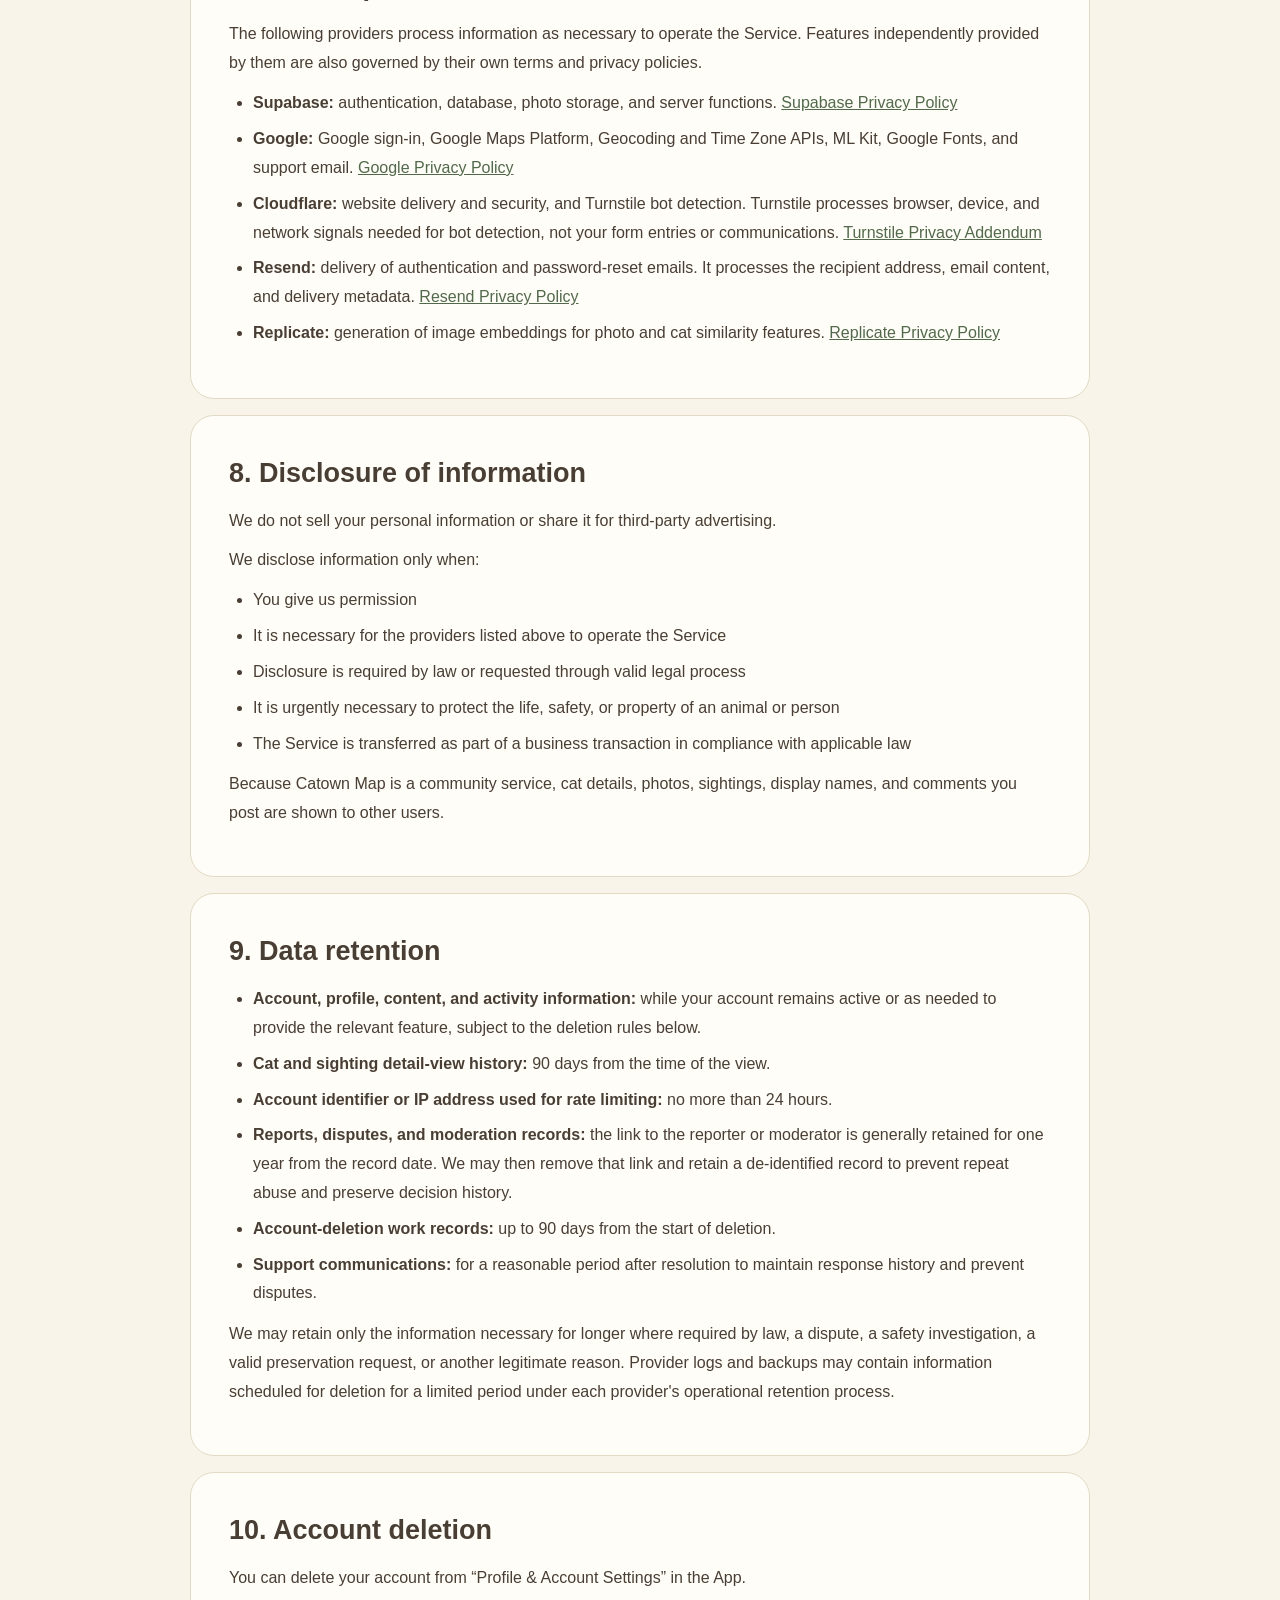
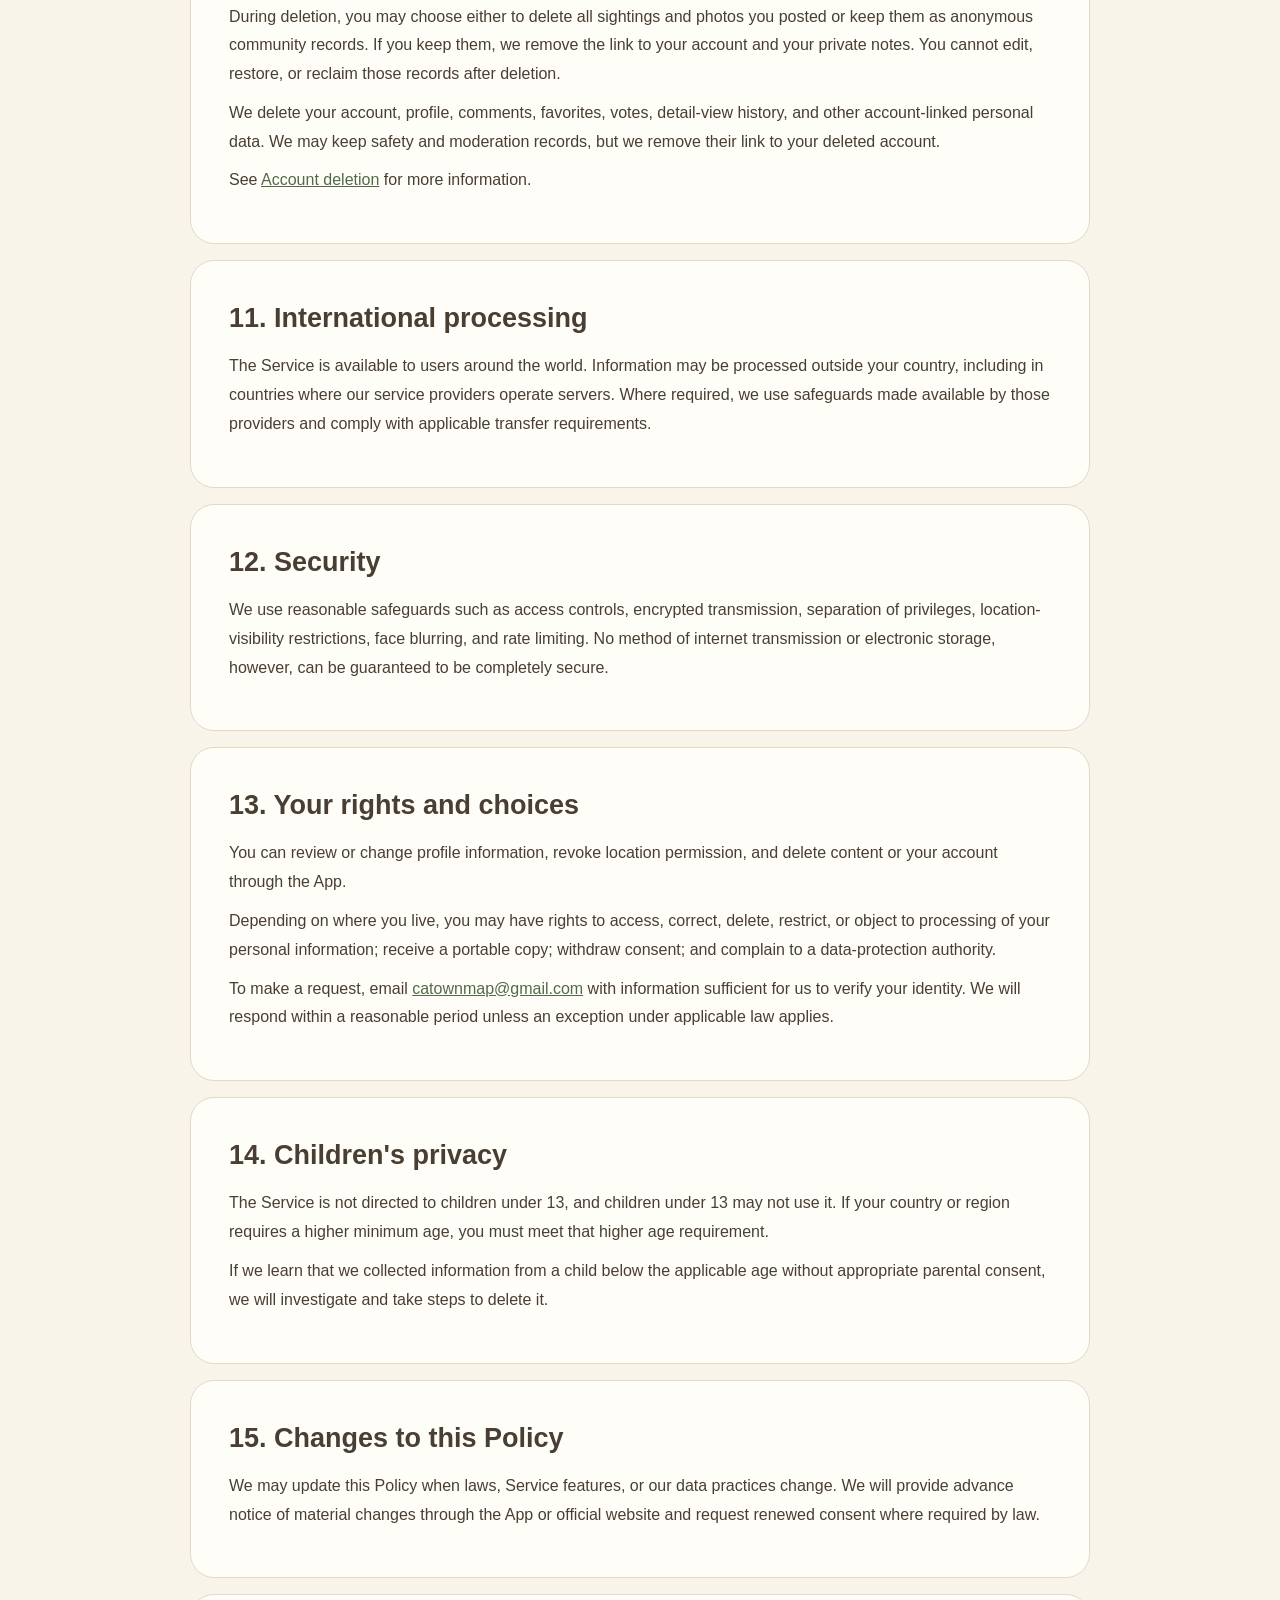
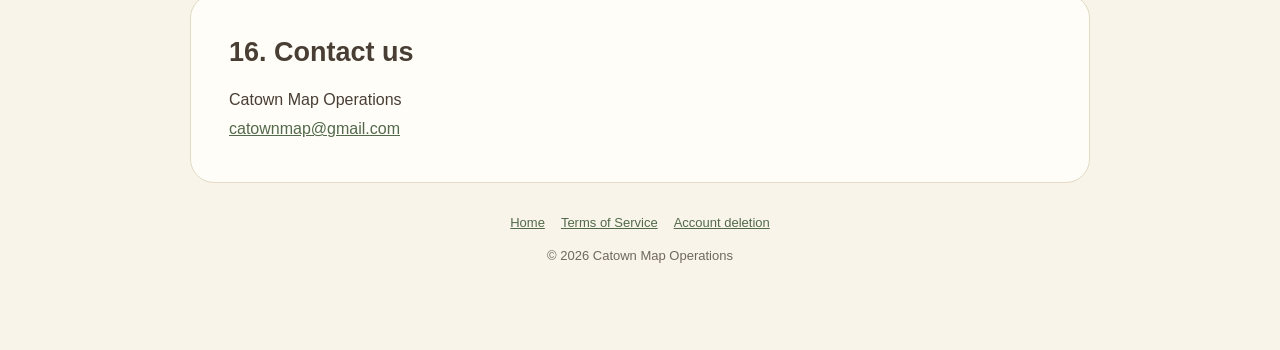
<file: privacy-en.html>
<!DOCTYPE html>
<html lang="en">
<head>
  <meta charset="utf-8">
  <meta name="viewport" content="width=device-width, initial-scale=1">
  <meta name="color-scheme" content="light">
  <meta name="description" content="The Catown Map Privacy Policy explains how we collect, use, retain, and protect user information.">
  <link rel="canonical" href="https://catownmap.com/privacy-en.html">
  <link rel="alternate" hreflang="ja" href="https://catownmap.com/privacy.html">
  <link rel="alternate" hreflang="en" href="https://catownmap.com/privacy-en.html">
  <link rel="alternate" hreflang="x-default" href="https://catownmap.com/privacy-en.html">
  <link rel="icon" href="/favicon.svg" type="image/svg+xml">
  <link rel="stylesheet" href="/legal.css">
  <title>Privacy Policy | Catown Map</title>
</head>
<body>
  <div class="page">
    <header class="site-header">
      <a class="brand" href="/en.html">
        <span class="brand-mark" aria-hidden="true">🐾</span>
        <span>Catown Map</span>
      </a>
      <a class="language-link" href="/privacy.html" lang="ja" hreflang="ja">日本語</a>
    </header>

    <section class="hero">
      <p class="eyebrow">PRIVACY POLICY</p>
      <h1>Catown Map Privacy Policy</h1>
      <p class="lead">This Policy explains what information Catown Map processes, why we use it, how long we keep it, and the choices available to you.</p>
      <div class="meta">
        <span>Effective date: August 21, 2026</span>
        <span>Operator: Catown Map Operations</span>
      </div>
      <nav class="quick-links" aria-label="Key sections">
        <a href="#location">Location and photos</a>
        <a href="#services">Service providers</a>
        <a href="#retention">Retention</a>
        <a href="#rights">Your rights</a>
      </nav>
    </section>

    <main>
      <section class="section" id="scope">
        <h2>1. Scope and operator</h2>
        <p>This Policy applies to the Catown Map mobile application, official website, and related features (collectively, the “Service”).</p>
        <p>The Service is operated by Catown Map Operations (“we,” “us,” or “our”).</p>
      </section>

      <section class="section" id="information">
        <h2>2. Information we collect and process</h2>
        <p>Depending on the features you use, we collect or process:</p>
        <ul>
          <li><strong>Account information:</strong> your email address, authentication identifiers, information provided through Google sign-in, registration time, and authentication status. Password authentication is handled by Supabase; we do not receive or store your password in plain text.</li>
          <li><strong>Profile information:</strong> your display name, bio, and other information you add to your profile.</li>
          <li><strong>Content:</strong> cat details, sightings, photos, sighting or capture time, GPS coordinates, notes, comments, and other content you submit.</li>
          <li><strong>Activity:</strong> favorites, likes, votes, name or attribute suggestions, reports, disputes, and moderation records.</li>
          <li><strong>Location:</strong> device location when you use features that need it, such as finding nearby cats, checking your viewing radius, or setting a sighting location.</li>
          <li><strong>Detail-view history:</strong> your account, the cat or sighting viewed, and the date and time when you open a detail page while signed in.</li>
          <li><strong>Technical and security information:</strong> IP address, request time, device, operating system, browser, language, authentication and bot-detection signals, abuse-prevention information, and error data.</li>
          <li><strong>Support communications:</strong> your email address, message, and information needed to respond.</li>
        </ul>
        <p>We do not use third-party advertising or advertising trackers on the official website. Cloudflare still processes technical request information to deliver and protect the site.</p>
      </section>

      <section class="section" id="purpose">
        <h2>3. How we use information</h2>
        <ul>
          <li>To create accounts, authenticate users, manage sign-in, and send authentication emails</li>
          <li>To provide maps, cat and sighting records, photos, comments, favorites, voting, and other Service features</li>
          <li>To identify duplicate or similar cats and photos and improve how the Service works</li>
          <li>To apply viewing-radius and location-safety controls and prevent scraping, bots, abuse, and unauthorized access</li>
          <li>To investigate reports, moderate content, enforce our Terms, and respond to risks of harm to animals or people</li>
          <li>To respond to questions, incidents, deletion requests, and other support needs</li>
          <li>To comply with legal obligations and valid legal requests</li>
        </ul>
      </section>

      <section class="section" id="location">
        <h2>4. Location and photos</h2>
        <p>We access your current device location only when you use a feature that needs it and grant permission through your operating system. You may revoke location permission in your device settings, although some features may stop working.</p>
        <p>Coordinates submitted with a sighting are stored at their precise value so we can manage the record and apply safety features. When showing a location to other users, we may blur it, restrict its visibility, or hide it based on viewing conditions or safety concerns.</p>
        <p>We use Google ML Kit to detect and blur faces before upload. Image analysis takes place on your device; the input image and detection results are not sent to Google servers. ML Kit may contact Google to receive model updates or related technical information.</p>
        <p>We may send a posted image or its image URL to Replicate to generate an image embedding used to identify similar cats or photos. We use the resulting embedding only to provide similarity features in the Service.</p>
        <div class="callout">
          <strong>Before posting:</strong> please check that your photo does not unnecessarily reveal a home, person, vehicle number, or other identifying information.
        </div>
      </section>

      <section class="section" id="view-log">
        <h2>5. Detail-view history</h2>
        <p>When you open a cat or sighting detail page while signed in, we record your account, the record viewed, and the time. We do not create account-linked detail-view history for guests.</p>
        <p>We use this history to deter and investigate suspected animal harm, stalking, or misuse of location information. We may disclose relevant records where there is a serious risk of harm or in response to a valid legal request from law enforcement or another competent authority.</p>
      </section>

      <section class="section" id="basis">
        <h2>6. Legal bases for processing</h2>
        <p>Where applicable law requires a legal basis, we process information as necessary to perform our agreement with you, based on your consent, for our legitimate interests in operating a safe Service and preventing abuse, to protect vital interests, and to comply with legal obligations.</p>
        <p>For processing based on consent or operating-system permission, such as device access to location or photos, you may withdraw permission through your device or the relevant feature.</p>
      </section>

      <section class="section" id="services">
        <h2>7. Service providers</h2>
        <p>The following providers process information as necessary to operate the Service. Features independently provided by them are also governed by their own terms and privacy policies.</p>
        <ul>
          <li><strong>Supabase:</strong> authentication, database, photo storage, and server functions. <a href="https://supabase.com/privacy" rel="noopener noreferrer">Supabase Privacy Policy</a></li>
          <li><strong>Google:</strong> Google sign-in, Google Maps Platform, Geocoding and Time Zone APIs, ML Kit, Google Fonts, and support email. <a href="https://policies.google.com/privacy" rel="noopener noreferrer">Google Privacy Policy</a></li>
          <li><strong>Cloudflare:</strong> website delivery and security, and Turnstile bot detection. Turnstile processes browser, device, and network signals needed for bot detection, not your form entries or communications. <a href="https://www.cloudflare.com/turnstile-privacy-policy/" rel="noopener noreferrer">Turnstile Privacy Addendum</a></li>
          <li><strong>Resend:</strong> delivery of authentication and password-reset emails. It processes the recipient address, email content, and delivery metadata. <a href="https://resend.com/legal/privacy-policy" rel="noopener noreferrer">Resend Privacy Policy</a></li>
          <li><strong>Replicate:</strong> generation of image embeddings for photo and cat similarity features. <a href="https://replicate.com/privacy" rel="noopener noreferrer">Replicate Privacy Policy</a></li>
        </ul>
      </section>

      <section class="section" id="sharing">
        <h2>8. Disclosure of information</h2>
        <p>We do not sell your personal information or share it for third-party advertising.</p>
        <p>We disclose information only when:</p>
        <ul>
          <li>You give us permission</li>
          <li>It is necessary for the providers listed above to operate the Service</li>
          <li>Disclosure is required by law or requested through valid legal process</li>
          <li>It is urgently necessary to protect the life, safety, or property of an animal or person</li>
          <li>The Service is transferred as part of a business transaction in compliance with applicable law</li>
        </ul>
        <p>Because Catown Map is a community service, cat details, photos, sightings, display names, and comments you post are shown to other users.</p>
      </section>

      <section class="section" id="retention">
        <h2>9. Data retention</h2>
        <ul>
          <li><strong>Account, profile, content, and activity information:</strong> while your account remains active or as needed to provide the relevant feature, subject to the deletion rules below.</li>
          <li><strong>Cat and sighting detail-view history:</strong> 90 days from the time of the view.</li>
          <li><strong>Account identifier or IP address used for rate limiting:</strong> no more than 24 hours.</li>
          <li><strong>Reports, disputes, and moderation records:</strong> the link to the reporter or moderator is generally retained for one year from the record date. We may then remove that link and retain a de-identified record to prevent repeat abuse and preserve decision history.</li>
          <li><strong>Account-deletion work records:</strong> up to 90 days from the start of deletion.</li>
          <li><strong>Support communications:</strong> for a reasonable period after resolution to maintain response history and prevent disputes.</li>
        </ul>
        <p>We may retain only the information necessary for longer where required by law, a dispute, a safety investigation, a valid preservation request, or another legitimate reason. Provider logs and backups may contain information scheduled for deletion for a limited period under each provider's operational retention process.</p>
      </section>

      <section class="section" id="deletion">
        <h2>10. Account deletion</h2>
        <p>You can delete your account from “Profile &amp; Account Settings” in the App.</p>
        <p>During deletion, you may choose either to delete all sightings and photos you posted or keep them as anonymous community records. If you keep them, we remove the link to your account and your private notes. You cannot edit, restore, or reclaim those records after deletion.</p>
        <p>We delete your account, profile, comments, favorites, votes, detail-view history, and other account-linked personal data. We may keep safety and moderation records, but we remove their link to your deleted account.</p>
        <p>See <a href="/account-deletion.html">Account deletion</a> for more information.</p>
      </section>

      <section class="section" id="transfers">
        <h2>11. International processing</h2>
        <p>The Service is available to users around the world. Information may be processed outside your country, including in countries where our service providers operate servers. Where required, we use safeguards made available by those providers and comply with applicable transfer requirements.</p>
      </section>

      <section class="section" id="security">
        <h2>12. Security</h2>
        <p>We use reasonable safeguards such as access controls, encrypted transmission, separation of privileges, location-visibility restrictions, face blurring, and rate limiting. No method of internet transmission or electronic storage, however, can be guaranteed to be completely secure.</p>
      </section>

      <section class="section" id="rights">
        <h2>13. Your rights and choices</h2>
        <p>You can review or change profile information, revoke location permission, and delete content or your account through the App.</p>
        <p>Depending on where you live, you may have rights to access, correct, delete, restrict, or object to processing of your personal information; receive a portable copy; withdraw consent; and complain to a data-protection authority.</p>
        <p>To make a request, email <a href="mailto:catownmap@gmail.com">catownmap@gmail.com</a> with information sufficient for us to verify your identity. We will respond within a reasonable period unless an exception under applicable law applies.</p>
      </section>

      <section class="section" id="children">
        <h2>14. Children's privacy</h2>
        <p>The Service is not directed to children under 13, and children under 13 may not use it. If your country or region requires a higher minimum age, you must meet that higher age requirement.</p>
        <p>If we learn that we collected information from a child below the applicable age without appropriate parental consent, we will investigate and take steps to delete it.</p>
      </section>

      <section class="section" id="changes">
        <h2>15. Changes to this Policy</h2>
        <p>We may update this Policy when laws, Service features, or our data practices change. We will provide advance notice of material changes through the App or official website and request renewed consent where required by law.</p>
      </section>

      <section class="section" id="contact">
        <h2>16. Contact us</h2>
        <address>
          Catown Map Operations<br>
          <a href="mailto:catownmap@gmail.com">catownmap@gmail.com</a>
        </address>
      </section>
    </main>

    <footer>
      <nav class="footer-links" aria-label="Related pages">
        <a href="/en.html">Home</a>
        <a href="/terms-en.html">Terms of Service</a>
        <a href="/account-deletion.html">Account deletion</a>
      </nav>
      <p>© 2026 Catown Map Operations</p>
    </footer>
  </div>
</body>
</html>
</file>
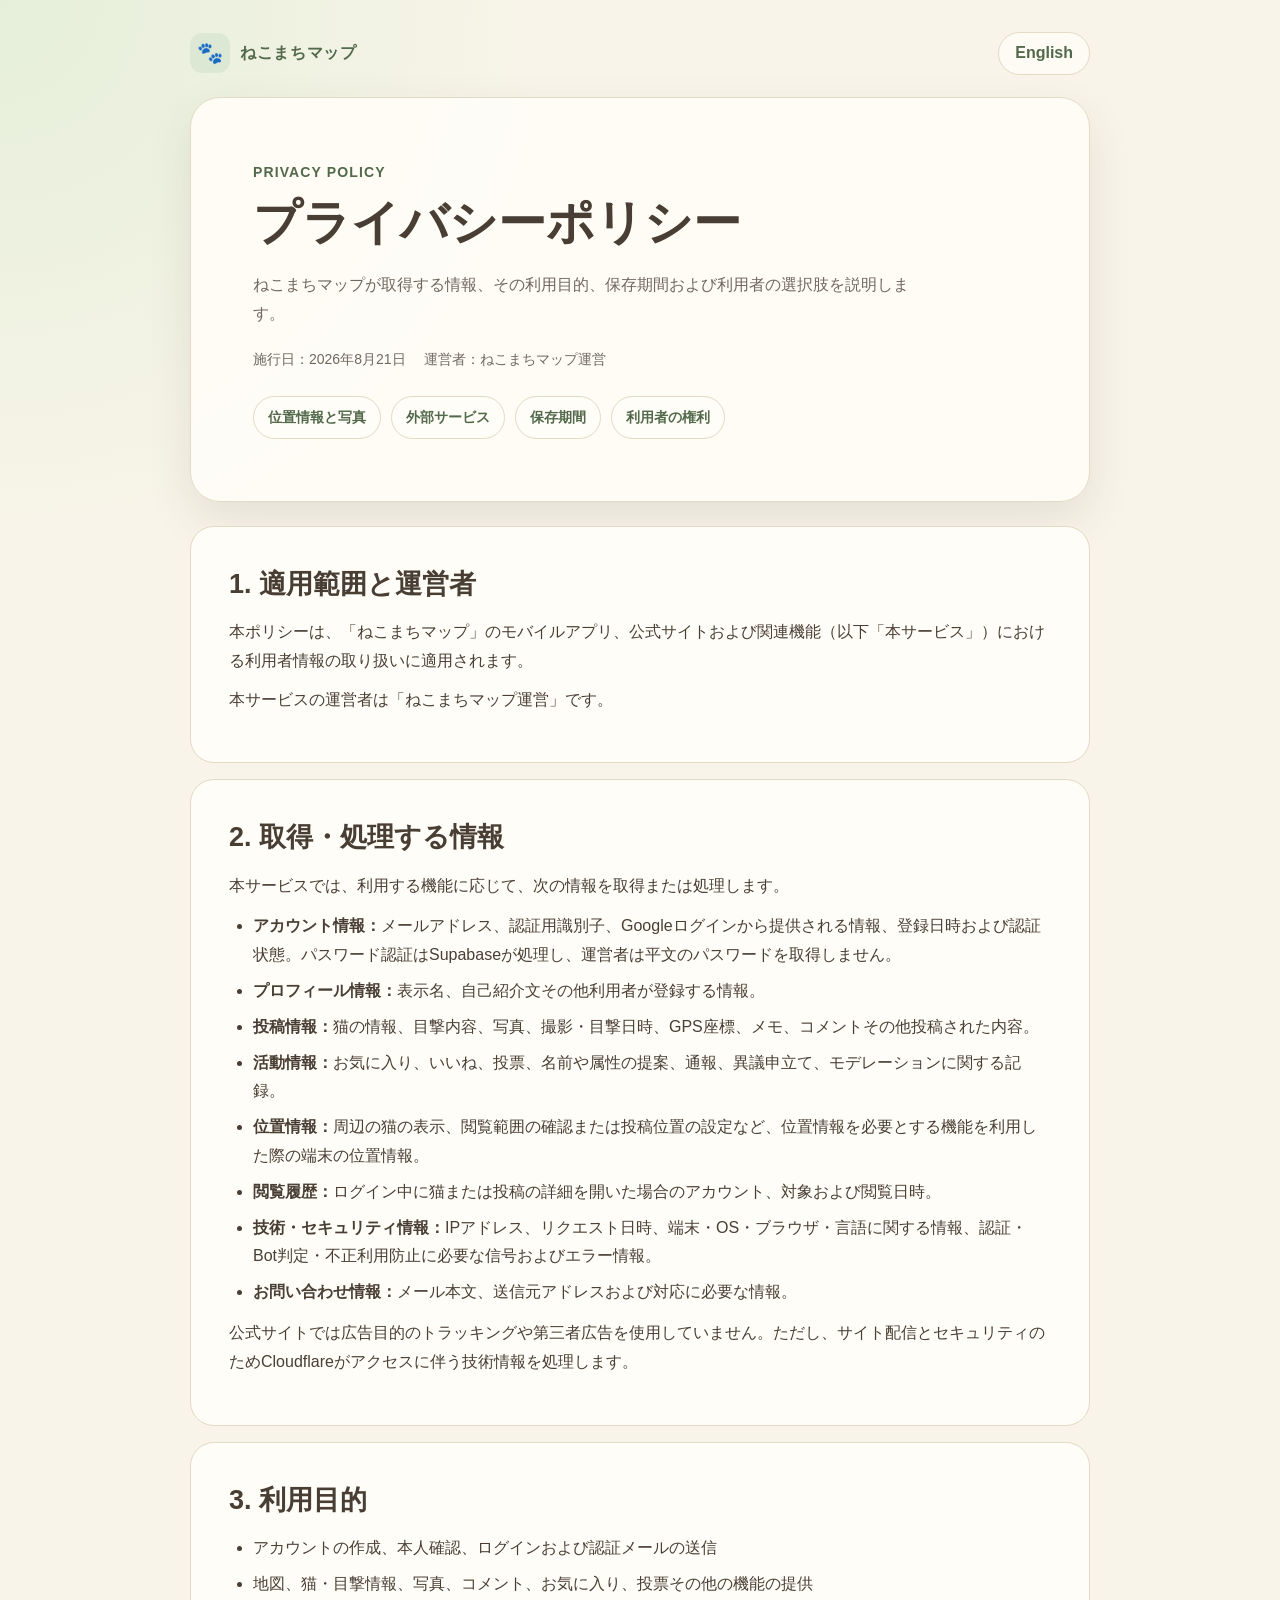
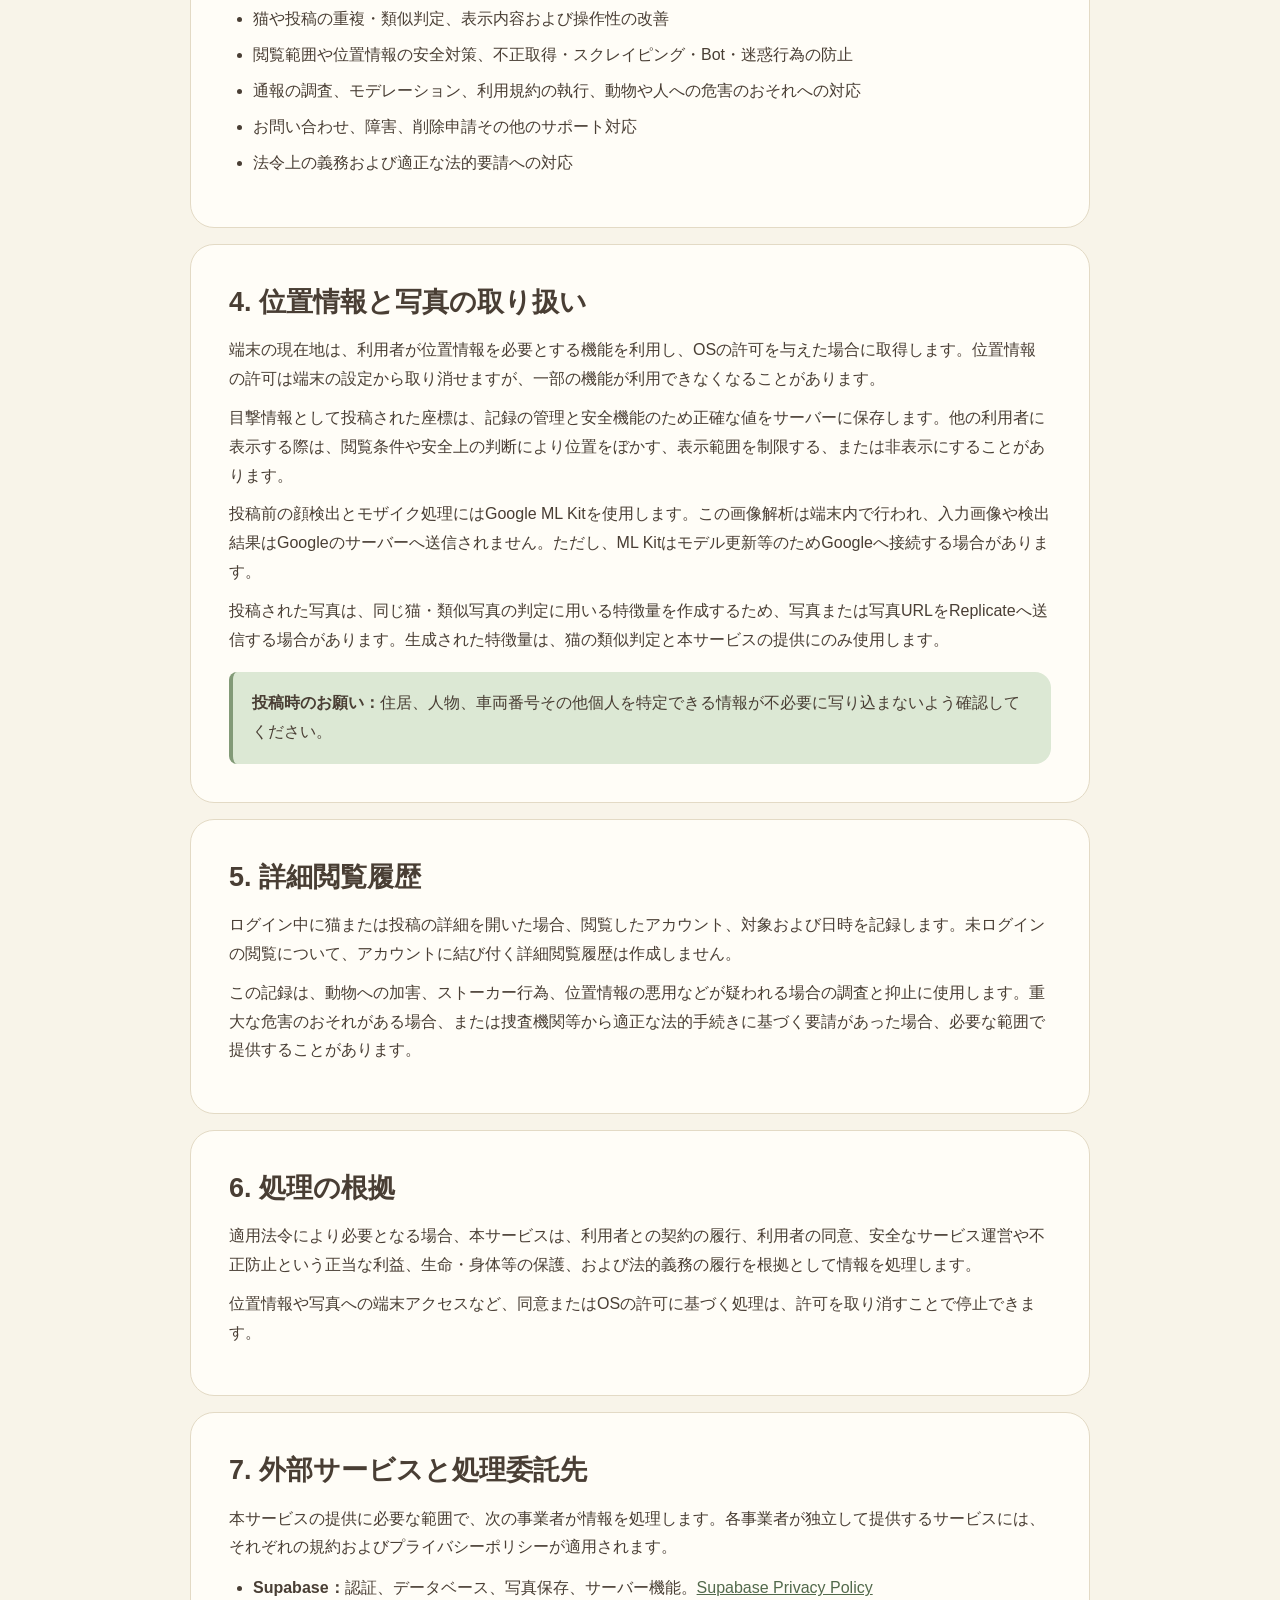
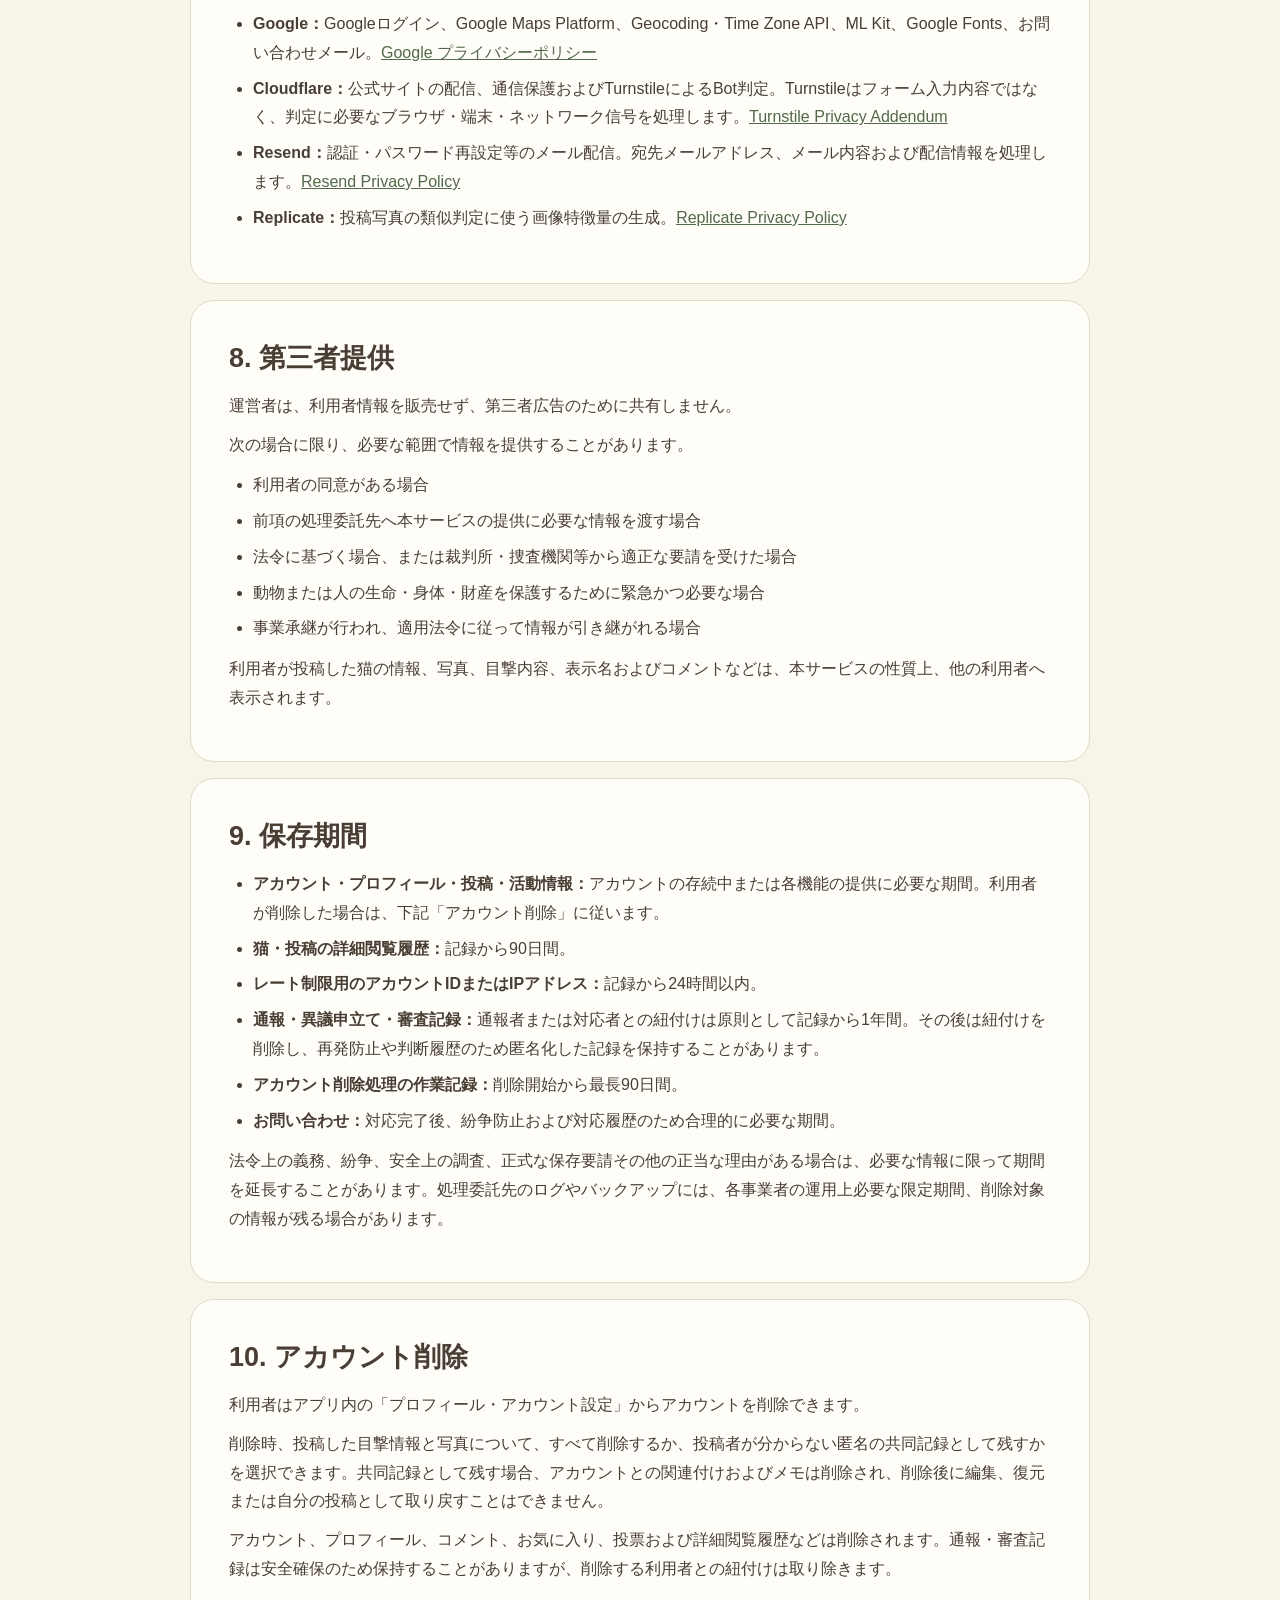
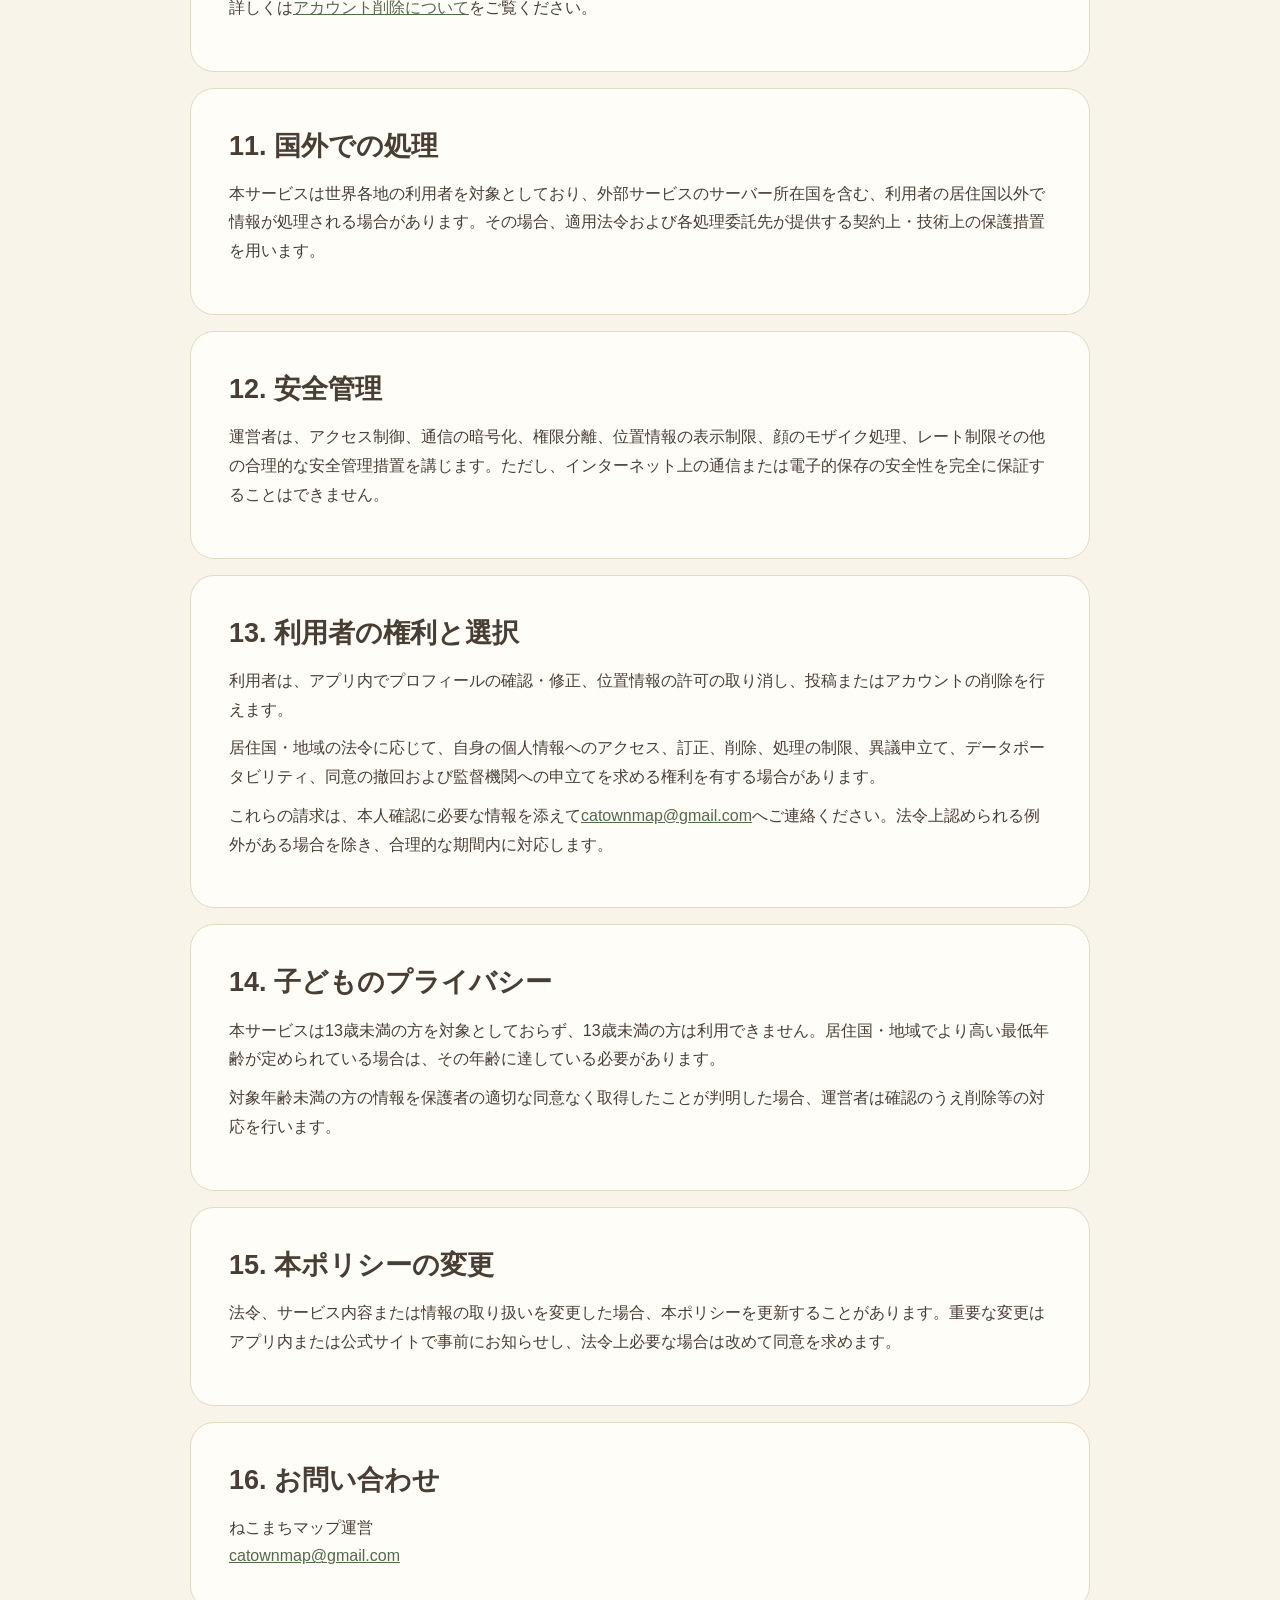
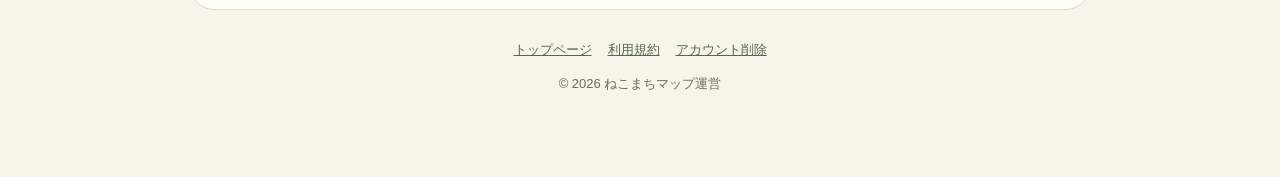
<file: privacy.html>
<!DOCTYPE html>
<html lang="ja">
<head>
  <meta charset="utf-8">
  <meta name="viewport" content="width=device-width, initial-scale=1">
  <meta name="color-scheme" content="light">
  <meta name="description" content="ねこまちマップにおける利用者情報の取り扱いを説明するプライバシーポリシーです。">
  <link rel="canonical" href="https://catownmap.com/privacy.html">
  <link rel="alternate" hreflang="ja" href="https://catownmap.com/privacy.html">
  <link rel="alternate" hreflang="en" href="https://catownmap.com/privacy-en.html">
  <link rel="alternate" hreflang="x-default" href="https://catownmap.com/privacy-en.html">
  <link rel="icon" href="/favicon.svg" type="image/svg+xml">
  <link rel="stylesheet" href="/legal.css">
  <title>プライバシーポリシー | ねこまちマップ</title>
</head>
<body>
  <div class="page">
    <header class="site-header">
      <a class="brand" href="/">
        <span class="brand-mark" aria-hidden="true">🐾</span>
        <span>ねこまちマップ</span>
      </a>
      <a class="language-link" href="/privacy-en.html" lang="en" hreflang="en">English</a>
    </header>

    <section class="hero">
      <p class="eyebrow">PRIVACY POLICY</p>
      <h1>プライバシーポリシー</h1>
      <p class="lead">ねこまちマップが取得する情報、その利用目的、保存期間および利用者の選択肢を説明します。</p>
      <div class="meta">
        <span>施行日：2026年8月21日</span>
        <span>運営者：ねこまちマップ運営</span>
      </div>
      <nav class="quick-links" aria-label="主な項目">
        <a href="#location">位置情報と写真</a>
        <a href="#services">外部サービス</a>
        <a href="#retention">保存期間</a>
        <a href="#rights">利用者の権利</a>
      </nav>
    </section>

    <main>
      <section class="section" id="scope">
        <h2>1. 適用範囲と運営者</h2>
        <p>本ポリシーは、「ねこまちマップ」のモバイルアプリ、公式サイトおよび関連機能（以下「本サービス」）における利用者情報の取り扱いに適用されます。</p>
        <p>本サービスの運営者は「ねこまちマップ運営」です。</p>
      </section>

      <section class="section" id="information">
        <h2>2. 取得・処理する情報</h2>
        <p>本サービスでは、利用する機能に応じて、次の情報を取得または処理します。</p>
        <ul>
          <li><strong>アカウント情報：</strong>メールアドレス、認証用識別子、Googleログインから提供される情報、登録日時および認証状態。パスワード認証はSupabaseが処理し、運営者は平文のパスワードを取得しません。</li>
          <li><strong>プロフィール情報：</strong>表示名、自己紹介文その他利用者が登録する情報。</li>
          <li><strong>投稿情報：</strong>猫の情報、目撃内容、写真、撮影・目撃日時、GPS座標、メモ、コメントその他投稿された内容。</li>
          <li><strong>活動情報：</strong>お気に入り、いいね、投票、名前や属性の提案、通報、異議申立て、モデレーションに関する記録。</li>
          <li><strong>位置情報：</strong>周辺の猫の表示、閲覧範囲の確認または投稿位置の設定など、位置情報を必要とする機能を利用した際の端末の位置情報。</li>
          <li><strong>閲覧履歴：</strong>ログイン中に猫または投稿の詳細を開いた場合のアカウント、対象および閲覧日時。</li>
          <li><strong>技術・セキュリティ情報：</strong>IPアドレス、リクエスト日時、端末・OS・ブラウザ・言語に関する情報、認証・Bot判定・不正利用防止に必要な信号およびエラー情報。</li>
          <li><strong>お問い合わせ情報：</strong>メール本文、送信元アドレスおよび対応に必要な情報。</li>
        </ul>
        <p>公式サイトでは広告目的のトラッキングや第三者広告を使用していません。ただし、サイト配信とセキュリティのためCloudflareがアクセスに伴う技術情報を処理します。</p>
      </section>

      <section class="section" id="purpose">
        <h2>3. 利用目的</h2>
        <ul>
          <li>アカウントの作成、本人確認、ログインおよび認証メールの送信</li>
          <li>地図、猫・目撃情報、写真、コメント、お気に入り、投票その他の機能の提供</li>
          <li>猫や投稿の重複・類似判定、表示内容および操作性の改善</li>
          <li>閲覧範囲や位置情報の安全対策、不正取得・スクレイピング・Bot・迷惑行為の防止</li>
          <li>通報の調査、モデレーション、利用規約の執行、動物や人への危害のおそれへの対応</li>
          <li>お問い合わせ、障害、削除申請その他のサポート対応</li>
          <li>法令上の義務および適正な法的要請への対応</li>
        </ul>
      </section>

      <section class="section" id="location">
        <h2>4. 位置情報と写真の取り扱い</h2>
        <p>端末の現在地は、利用者が位置情報を必要とする機能を利用し、OSの許可を与えた場合に取得します。位置情報の許可は端末の設定から取り消せますが、一部の機能が利用できなくなることがあります。</p>
        <p>目撃情報として投稿された座標は、記録の管理と安全機能のため正確な値をサーバーに保存します。他の利用者に表示する際は、閲覧条件や安全上の判断により位置をぼかす、表示範囲を制限する、または非表示にすることがあります。</p>
        <p>投稿前の顔検出とモザイク処理にはGoogle ML Kitを使用します。この画像解析は端末内で行われ、入力画像や検出結果はGoogleのサーバーへ送信されません。ただし、ML Kitはモデル更新等のためGoogleへ接続する場合があります。</p>
        <p>投稿された写真は、同じ猫・類似写真の判定に用いる特徴量を作成するため、写真または写真URLをReplicateへ送信する場合があります。生成された特徴量は、猫の類似判定と本サービスの提供にのみ使用します。</p>
        <div class="callout">
          <strong>投稿時のお願い：</strong>住居、人物、車両番号その他個人を特定できる情報が不必要に写り込まないよう確認してください。
        </div>
      </section>

      <section class="section" id="view-log">
        <h2>5. 詳細閲覧履歴</h2>
        <p>ログイン中に猫または投稿の詳細を開いた場合、閲覧したアカウント、対象および日時を記録します。未ログインの閲覧について、アカウントに結び付く詳細閲覧履歴は作成しません。</p>
        <p>この記録は、動物への加害、ストーカー行為、位置情報の悪用などが疑われる場合の調査と抑止に使用します。重大な危害のおそれがある場合、または捜査機関等から適正な法的手続きに基づく要請があった場合、必要な範囲で提供することがあります。</p>
      </section>

      <section class="section" id="basis">
        <h2>6. 処理の根拠</h2>
        <p>適用法令により必要となる場合、本サービスは、利用者との契約の履行、利用者の同意、安全なサービス運営や不正防止という正当な利益、生命・身体等の保護、および法的義務の履行を根拠として情報を処理します。</p>
        <p>位置情報や写真への端末アクセスなど、同意またはOSの許可に基づく処理は、許可を取り消すことで停止できます。</p>
      </section>

      <section class="section" id="services">
        <h2>7. 外部サービスと処理委託先</h2>
        <p>本サービスの提供に必要な範囲で、次の事業者が情報を処理します。各事業者が独立して提供するサービスには、それぞれの規約およびプライバシーポリシーが適用されます。</p>
        <ul>
          <li><strong>Supabase：</strong>認証、データベース、写真保存、サーバー機能。<a href="https://supabase.com/privacy" rel="noopener noreferrer">Supabase Privacy Policy</a></li>
          <li><strong>Google：</strong>Googleログイン、Google Maps Platform、Geocoding・Time Zone API、ML Kit、Google Fonts、お問い合わせメール。<a href="https://policies.google.com/privacy" rel="noopener noreferrer">Google プライバシーポリシー</a></li>
          <li><strong>Cloudflare：</strong>公式サイトの配信、通信保護およびTurnstileによるBot判定。Turnstileはフォーム入力内容ではなく、判定に必要なブラウザ・端末・ネットワーク信号を処理します。<a href="https://www.cloudflare.com/turnstile-privacy-policy/" rel="noopener noreferrer">Turnstile Privacy Addendum</a></li>
          <li><strong>Resend：</strong>認証・パスワード再設定等のメール配信。宛先メールアドレス、メール内容および配信情報を処理します。<a href="https://resend.com/legal/privacy-policy" rel="noopener noreferrer">Resend Privacy Policy</a></li>
          <li><strong>Replicate：</strong>投稿写真の類似判定に使う画像特徴量の生成。<a href="https://replicate.com/privacy" rel="noopener noreferrer">Replicate Privacy Policy</a></li>
        </ul>
      </section>

      <section class="section" id="sharing">
        <h2>8. 第三者提供</h2>
        <p>運営者は、利用者情報を販売せず、第三者広告のために共有しません。</p>
        <p>次の場合に限り、必要な範囲で情報を提供することがあります。</p>
        <ul>
          <li>利用者の同意がある場合</li>
          <li>前項の処理委託先へ本サービスの提供に必要な情報を渡す場合</li>
          <li>法令に基づく場合、または裁判所・捜査機関等から適正な要請を受けた場合</li>
          <li>動物または人の生命・身体・財産を保護するために緊急かつ必要な場合</li>
          <li>事業承継が行われ、適用法令に従って情報が引き継がれる場合</li>
        </ul>
        <p>利用者が投稿した猫の情報、写真、目撃内容、表示名およびコメントなどは、本サービスの性質上、他の利用者へ表示されます。</p>
      </section>

      <section class="section" id="retention">
        <h2>9. 保存期間</h2>
        <ul>
          <li><strong>アカウント・プロフィール・投稿・活動情報：</strong>アカウントの存続中または各機能の提供に必要な期間。利用者が削除した場合は、下記「アカウント削除」に従います。</li>
          <li><strong>猫・投稿の詳細閲覧履歴：</strong>記録から90日間。</li>
          <li><strong>レート制限用のアカウントIDまたはIPアドレス：</strong>記録から24時間以内。</li>
          <li><strong>通報・異議申立て・審査記録：</strong>通報者または対応者との紐付けは原則として記録から1年間。その後は紐付けを削除し、再発防止や判断履歴のため匿名化した記録を保持することがあります。</li>
          <li><strong>アカウント削除処理の作業記録：</strong>削除開始から最長90日間。</li>
          <li><strong>お問い合わせ：</strong>対応完了後、紛争防止および対応履歴のため合理的に必要な期間。</li>
        </ul>
        <p>法令上の義務、紛争、安全上の調査、正式な保存要請その他の正当な理由がある場合は、必要な情報に限って期間を延長することがあります。処理委託先のログやバックアップには、各事業者の運用上必要な限定期間、削除対象の情報が残る場合があります。</p>
      </section>

      <section class="section" id="deletion">
        <h2>10. アカウント削除</h2>
        <p>利用者はアプリ内の「プロフィール・アカウント設定」からアカウントを削除できます。</p>
        <p>削除時、投稿した目撃情報と写真について、すべて削除するか、投稿者が分からない匿名の共同記録として残すかを選択できます。共同記録として残す場合、アカウントとの関連付けおよびメモは削除され、削除後に編集、復元または自分の投稿として取り戻すことはできません。</p>
        <p>アカウント、プロフィール、コメント、お気に入り、投票および詳細閲覧履歴などは削除されます。通報・審査記録は安全確保のため保持することがありますが、削除する利用者との紐付けは取り除きます。</p>
        <p>詳しくは<a href="/account-deletion.html">アカウント削除について</a>をご覧ください。</p>
      </section>

      <section class="section" id="transfers">
        <h2>11. 国外での処理</h2>
        <p>本サービスは世界各地の利用者を対象としており、外部サービスのサーバー所在国を含む、利用者の居住国以外で情報が処理される場合があります。その場合、適用法令および各処理委託先が提供する契約上・技術上の保護措置を用います。</p>
      </section>

      <section class="section" id="security">
        <h2>12. 安全管理</h2>
        <p>運営者は、アクセス制御、通信の暗号化、権限分離、位置情報の表示制限、顔のモザイク処理、レート制限その他の合理的な安全管理措置を講じます。ただし、インターネット上の通信または電子的保存の安全性を完全に保証することはできません。</p>
      </section>

      <section class="section" id="rights">
        <h2>13. 利用者の権利と選択</h2>
        <p>利用者は、アプリ内でプロフィールの確認・修正、位置情報の許可の取り消し、投稿またはアカウントの削除を行えます。</p>
        <p>居住国・地域の法令に応じて、自身の個人情報へのアクセス、訂正、削除、処理の制限、異議申立て、データポータビリティ、同意の撤回および監督機関への申立てを求める権利を有する場合があります。</p>
        <p>これらの請求は、本人確認に必要な情報を添えて<a href="mailto:catownmap@gmail.com">catownmap@gmail.com</a>へご連絡ください。法令上認められる例外がある場合を除き、合理的な期間内に対応します。</p>
      </section>

      <section class="section" id="children">
        <h2>14. 子どものプライバシー</h2>
        <p>本サービスは13歳未満の方を対象としておらず、13歳未満の方は利用できません。居住国・地域でより高い最低年齢が定められている場合は、その年齢に達している必要があります。</p>
        <p>対象年齢未満の方の情報を保護者の適切な同意なく取得したことが判明した場合、運営者は確認のうえ削除等の対応を行います。</p>
      </section>

      <section class="section" id="changes">
        <h2>15. 本ポリシーの変更</h2>
        <p>法令、サービス内容または情報の取り扱いを変更した場合、本ポリシーを更新することがあります。重要な変更はアプリ内または公式サイトで事前にお知らせし、法令上必要な場合は改めて同意を求めます。</p>
      </section>

      <section class="section" id="contact">
        <h2>16. お問い合わせ</h2>
        <address>
          ねこまちマップ運営<br>
          <a href="mailto:catownmap@gmail.com">catownmap@gmail.com</a>
        </address>
      </section>
    </main>

    <footer>
      <nav class="footer-links" aria-label="関連ページ">
        <a href="/">トップページ</a>
        <a href="/terms.html">利用規約</a>
        <a href="/account-deletion.html">アカウント削除</a>
      </nav>
      <p>© 2026 ねこまちマップ運営</p>
    </footer>
  </div>
</body>
</html>
</file>
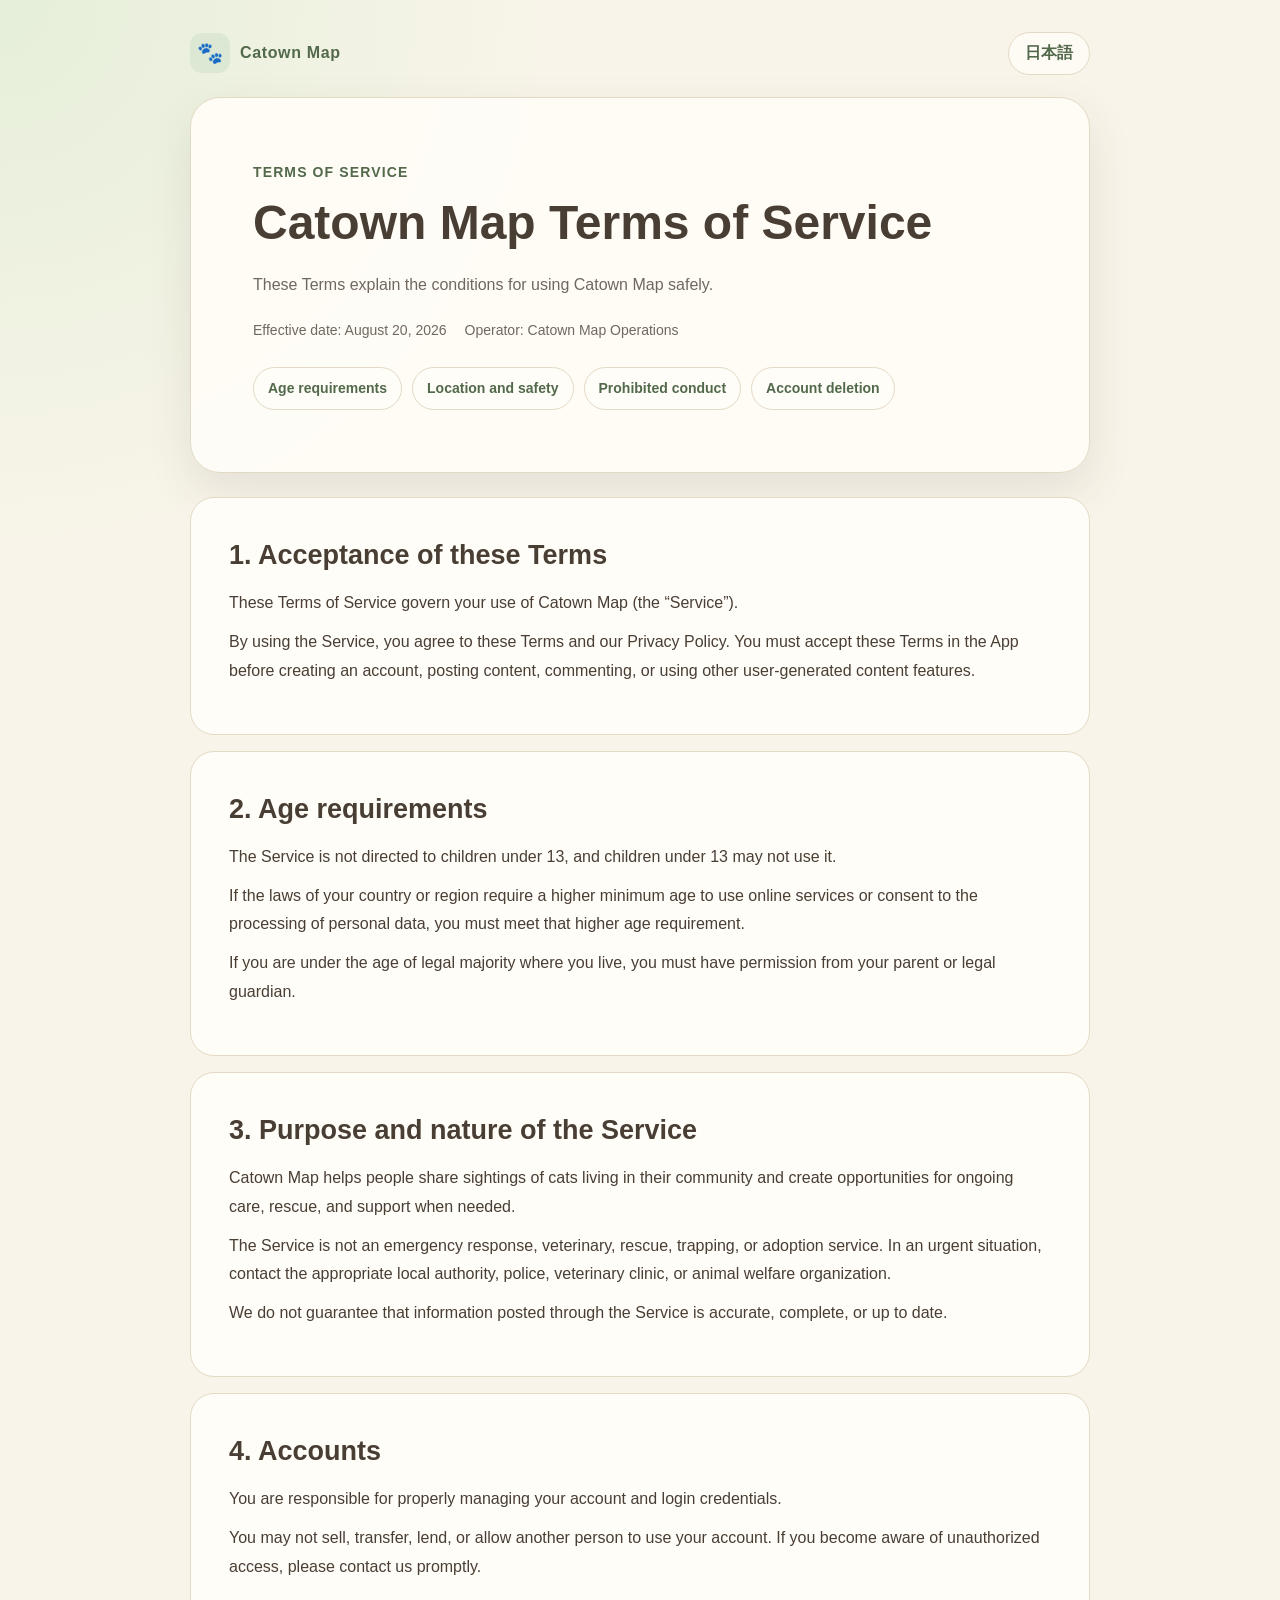
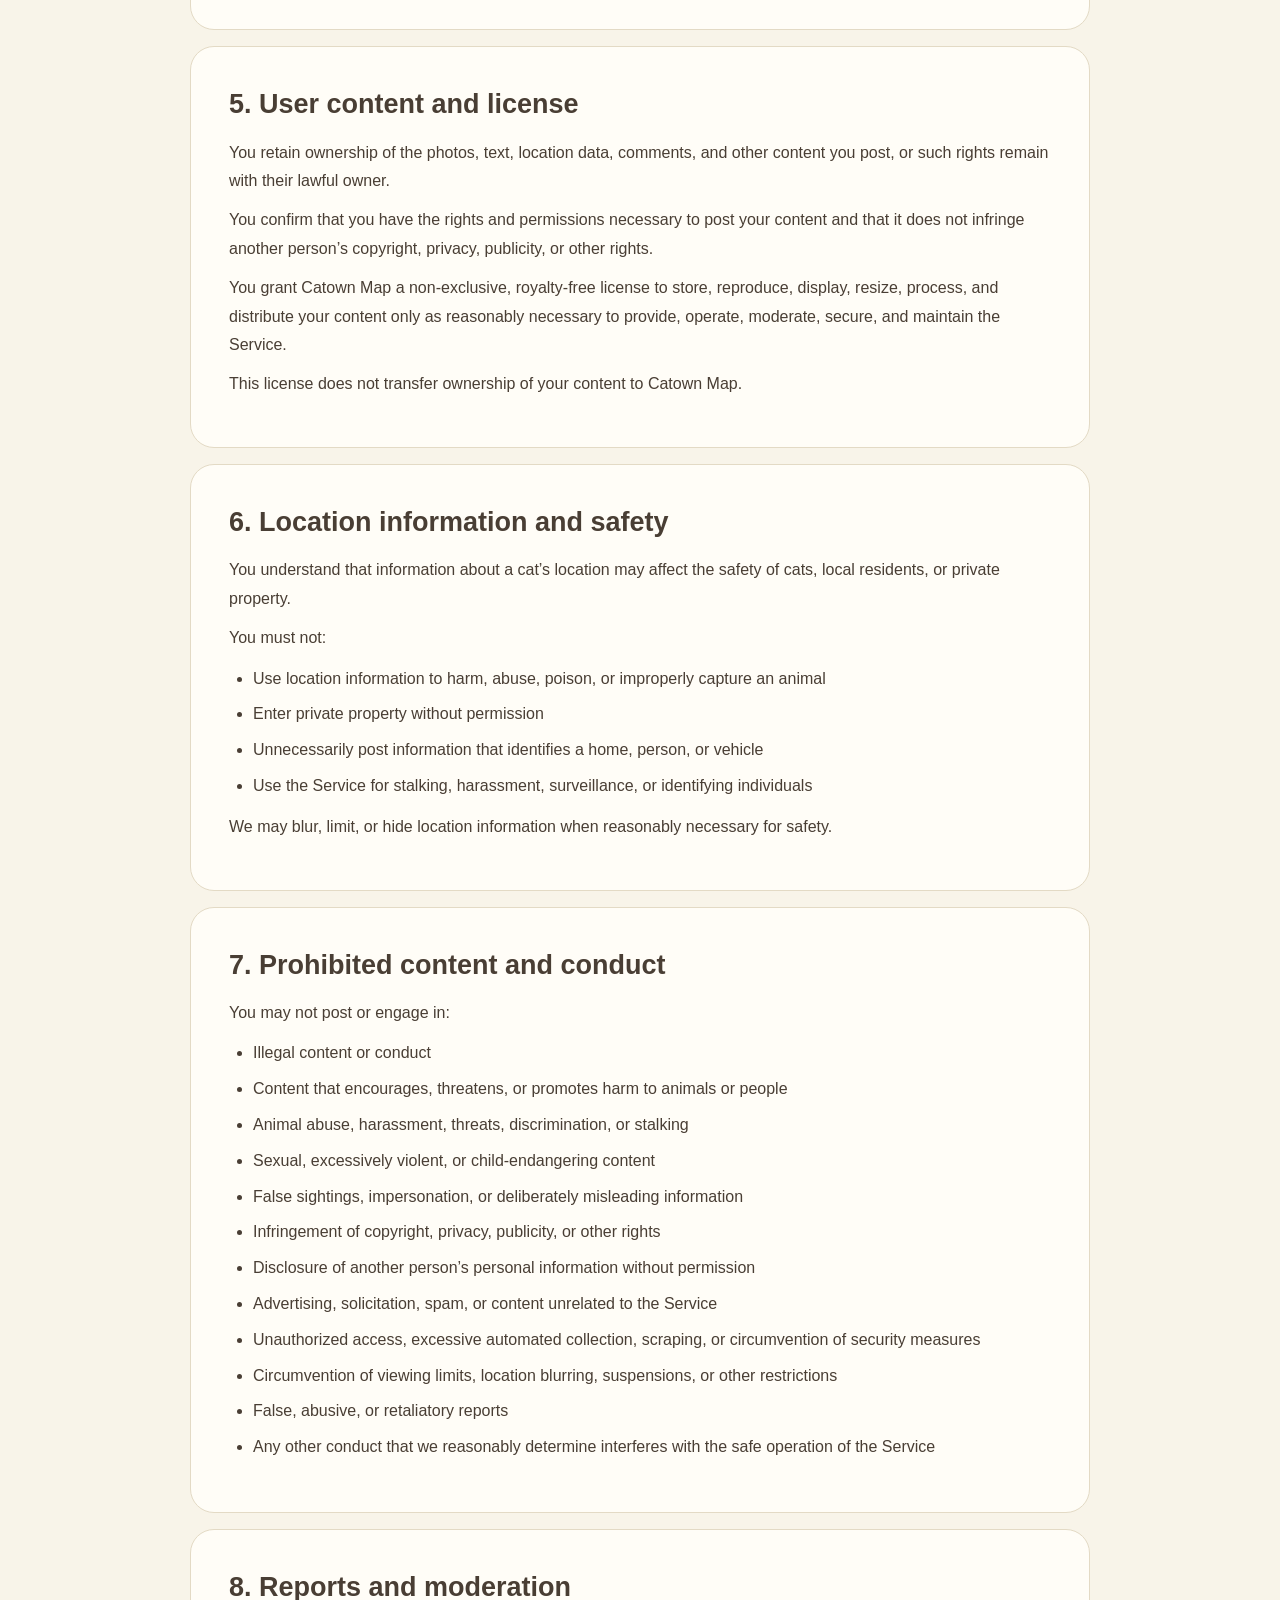
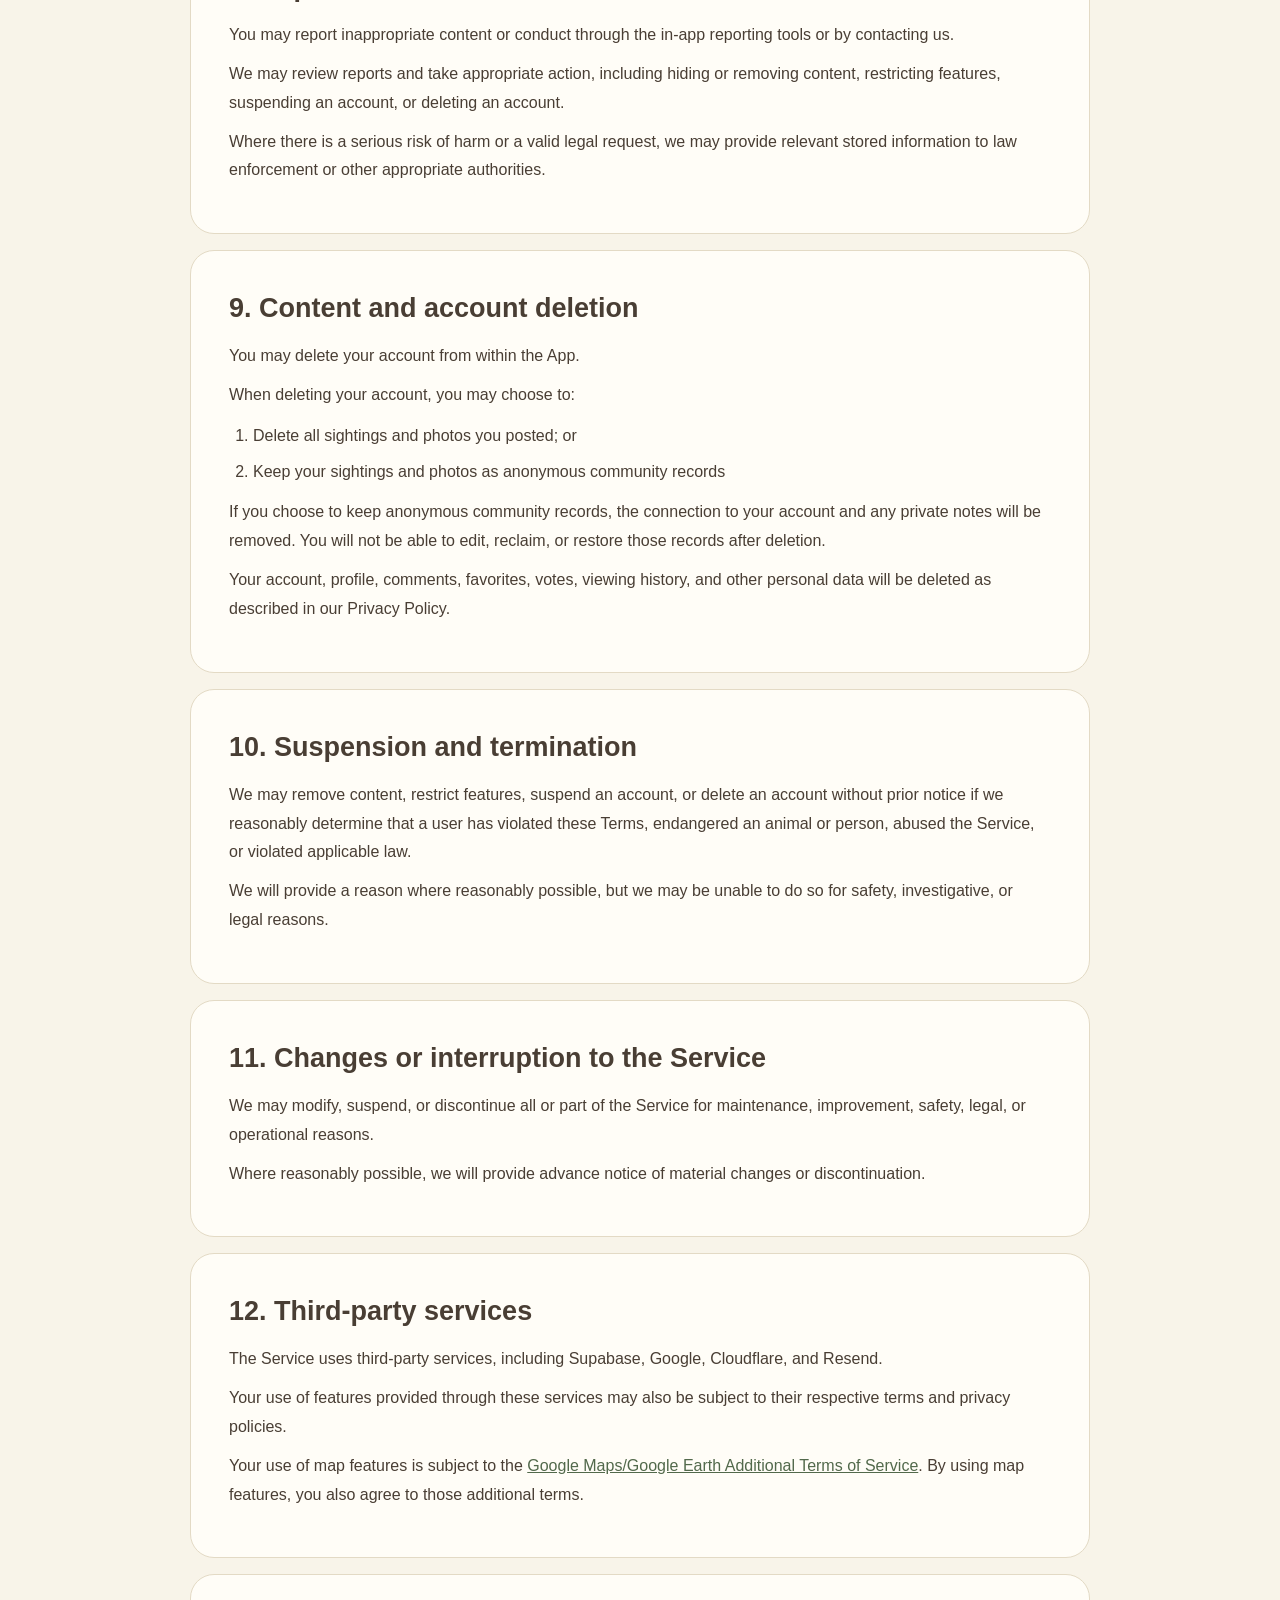
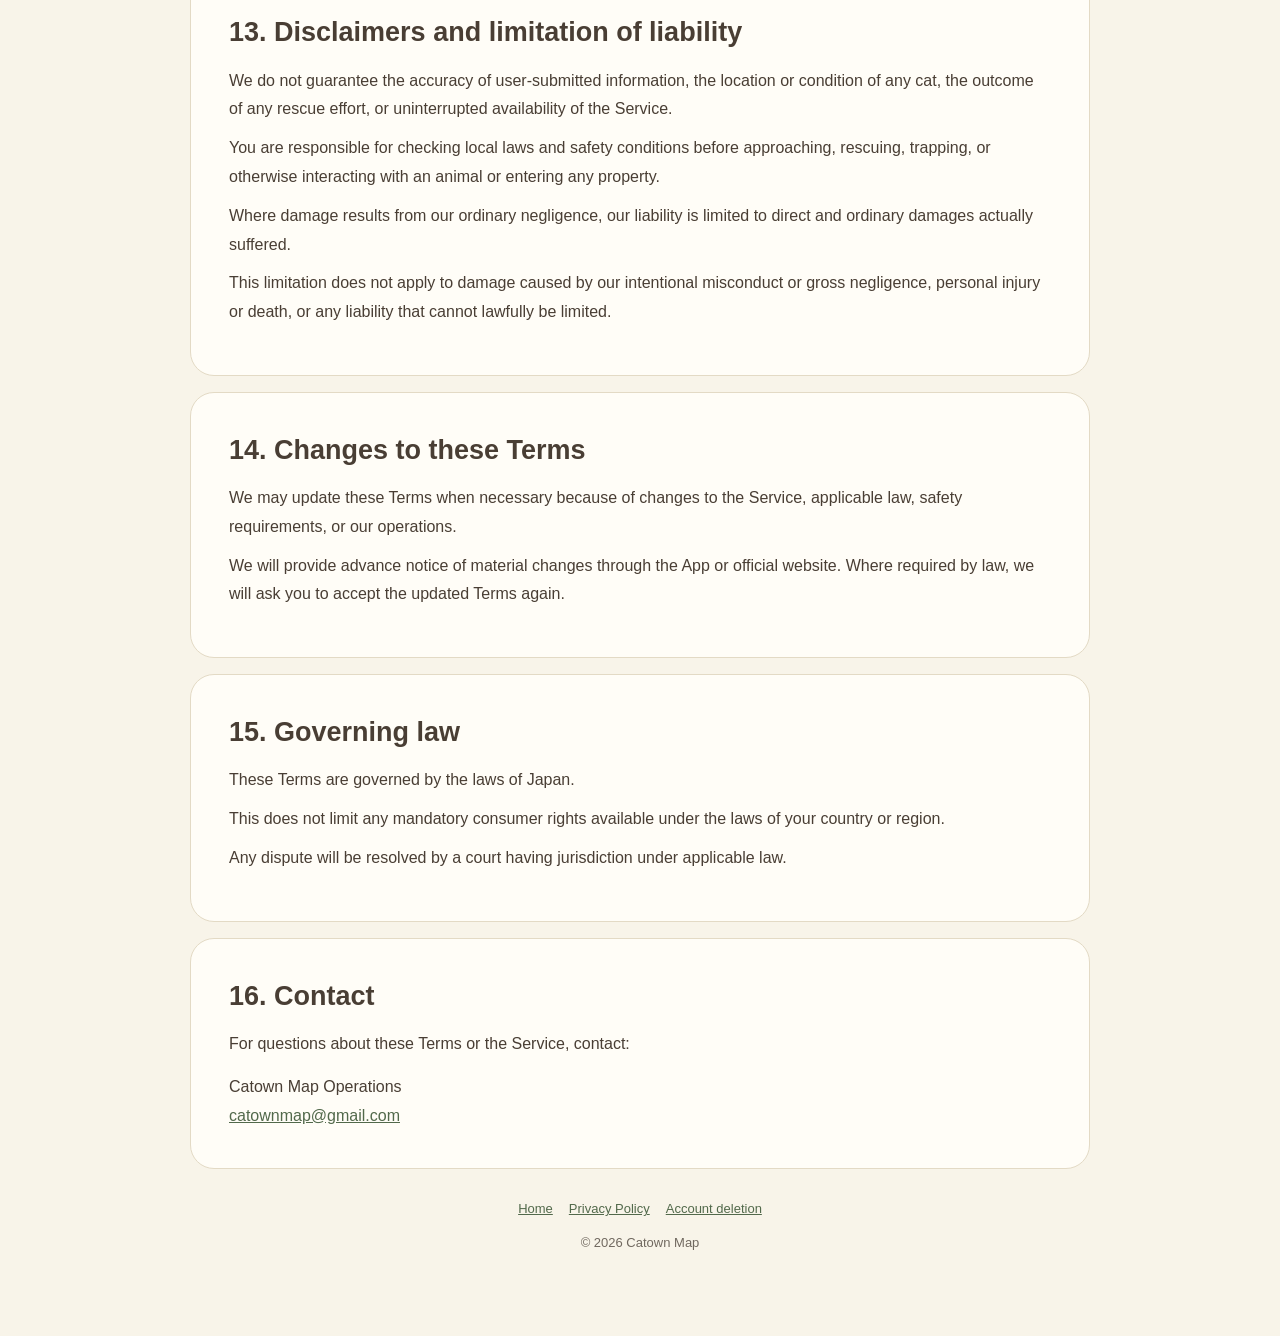
<file: terms-en.html>
<!DOCTYPE html>
<html lang="en">
<head>
  <meta charset="utf-8">
  <meta name="viewport" content="width=device-width, initial-scale=1">
  <meta name="color-scheme" content="light">
  <meta name="description" content="Terms governing the use of Catown Map.">
  <link rel="canonical" href="https://catownmap.com/terms-en.html">
  <link rel="alternate" hreflang="ja" href="https://catownmap.com/terms.html">
  <link rel="alternate" hreflang="en" href="https://catownmap.com/terms-en.html">
  <link rel="alternate" hreflang="x-default" href="https://catownmap.com/terms-en.html">
  <link rel="icon" href="/favicon.svg" type="image/svg+xml">
  <link rel="stylesheet" href="/legal.css">
  <title>Terms of Service | Catown Map</title>
</head>
<body>
  <div class="page">
    <header class="site-header">
      <a class="brand" href="/en.html">
        <span class="brand-mark" aria-hidden="true">🐾</span>
        <span>Catown Map</span>
      </a>
      <a class="language-link" href="/terms.html" lang="ja" hreflang="ja">日本語</a>
    </header>

    <section class="hero">
      <p class="eyebrow">TERMS OF SERVICE</p>
      <h1>Catown Map Terms of Service</h1>
      <p class="lead">These Terms explain the conditions for using Catown Map safely.</p>
      <div class="meta">
        <span>Effective date: August 20, 2026</span>
        <span>Operator: Catown Map Operations</span>
      </div>
      <nav class="quick-links" aria-label="Key sections">
        <a href="#age">Age requirements</a>
        <a href="#safety">Location and safety</a>
        <a href="#prohibited">Prohibited conduct</a>
        <a href="#deletion">Account deletion</a>
      </nav>
    </section>

    <main>
      <section class="section" id="acceptance">
        <h2>1. Acceptance of these Terms</h2>
        <p>These Terms of Service govern your use of Catown Map (the “Service”).</p>
        <p>By using the Service, you agree to these Terms and our Privacy Policy. You must accept these Terms in the App before creating an account, posting content, commenting, or using other user-generated content features.</p>
      </section>

      <section class="section" id="age">
        <h2>2. Age requirements</h2>
        <p>The Service is not directed to children under 13, and children under 13 may not use it.</p>
        <p>If the laws of your country or region require a higher minimum age to use online services or consent to the processing of personal data, you must meet that higher age requirement.</p>
        <p>If you are under the age of legal majority where you live, you must have permission from your parent or legal guardian.</p>
      </section>

      <section class="section" id="purpose">
        <h2>3. Purpose and nature of the Service</h2>
        <p>Catown Map helps people share sightings of cats living in their community and create opportunities for ongoing care, rescue, and support when needed.</p>
        <p>The Service is not an emergency response, veterinary, rescue, trapping, or adoption service. In an urgent situation, contact the appropriate local authority, police, veterinary clinic, or animal welfare organization.</p>
        <p>We do not guarantee that information posted through the Service is accurate, complete, or up to date.</p>
      </section>

      <section class="section" id="account">
        <h2>4. Accounts</h2>
        <p>You are responsible for properly managing your account and login credentials.</p>
        <p>You may not sell, transfer, lend, or allow another person to use your account. If you become aware of unauthorized access, please contact us promptly.</p>
      </section>

      <section class="section" id="content">
        <h2>5. User content and license</h2>
        <p>You retain ownership of the photos, text, location data, comments, and other content you post, or such rights remain with their lawful owner.</p>
        <p>You confirm that you have the rights and permissions necessary to post your content and that it does not infringe another person’s copyright, privacy, publicity, or other rights.</p>
        <p>You grant Catown Map a non-exclusive, royalty-free license to store, reproduce, display, resize, process, and distribute your content only as reasonably necessary to provide, operate, moderate, secure, and maintain the Service.</p>
        <p>This license does not transfer ownership of your content to Catown Map.</p>
      </section>

      <section class="section" id="safety">
        <h2>6. Location information and safety</h2>
        <p>You understand that information about a cat’s location may affect the safety of cats, local residents, or private property.</p>
        <p>You must not:</p>
        <ul>
          <li>Use location information to harm, abuse, poison, or improperly capture an animal</li>
          <li>Enter private property without permission</li>
          <li>Unnecessarily post information that identifies a home, person, or vehicle</li>
          <li>Use the Service for stalking, harassment, surveillance, or identifying individuals</li>
        </ul>
        <p>We may blur, limit, or hide location information when reasonably necessary for safety.</p>
      </section>

      <section class="section" id="prohibited">
        <h2>7. Prohibited content and conduct</h2>
        <p>You may not post or engage in:</p>
        <ul>
          <li>Illegal content or conduct</li>
          <li>Content that encourages, threatens, or promotes harm to animals or people</li>
          <li>Animal abuse, harassment, threats, discrimination, or stalking</li>
          <li>Sexual, excessively violent, or child-endangering content</li>
          <li>False sightings, impersonation, or deliberately misleading information</li>
          <li>Infringement of copyright, privacy, publicity, or other rights</li>
          <li>Disclosure of another person’s personal information without permission</li>
          <li>Advertising, solicitation, spam, or content unrelated to the Service</li>
          <li>Unauthorized access, excessive automated collection, scraping, or circumvention of security measures</li>
          <li>Circumvention of viewing limits, location blurring, suspensions, or other restrictions</li>
          <li>False, abusive, or retaliatory reports</li>
          <li>Any other conduct that we reasonably determine interferes with the safe operation of the Service</li>
        </ul>
      </section>

      <section class="section" id="moderation">
        <h2>8. Reports and moderation</h2>
        <p>You may report inappropriate content or conduct through the in-app reporting tools or by contacting us.</p>
        <p>We may review reports and take appropriate action, including hiding or removing content, restricting features, suspending an account, or deleting an account.</p>
        <p>Where there is a serious risk of harm or a valid legal request, we may provide relevant stored information to law enforcement or other appropriate authorities.</p>
      </section>

      <section class="section" id="deletion">
        <h2>9. Content and account deletion</h2>
        <p>You may delete your account from within the App.</p>
        <p>When deleting your account, you may choose to:</p>
        <ol>
          <li>Delete all sightings and photos you posted; or</li>
          <li>Keep your sightings and photos as anonymous community records</li>
        </ol>
        <p>If you choose to keep anonymous community records, the connection to your account and any private notes will be removed. You will not be able to edit, reclaim, or restore those records after deletion.</p>
        <p>Your account, profile, comments, favorites, votes, viewing history, and other personal data will be deleted as described in our Privacy Policy.</p>
      </section>

      <section class="section" id="suspension">
        <h2>10. Suspension and termination</h2>
        <p>We may remove content, restrict features, suspend an account, or delete an account without prior notice if we reasonably determine that a user has violated these Terms, endangered an animal or person, abused the Service, or violated applicable law.</p>
        <p>We will provide a reason where reasonably possible, but we may be unable to do so for safety, investigative, or legal reasons.</p>
      </section>

      <section class="section" id="service-changes">
        <h2>11. Changes or interruption to the Service</h2>
        <p>We may modify, suspend, or discontinue all or part of the Service for maintenance, improvement, safety, legal, or operational reasons.</p>
        <p>Where reasonably possible, we will provide advance notice of material changes or discontinuation.</p>
      </section>

      <section class="section" id="third-party">
        <h2>12. Third-party services</h2>
        <p>The Service uses third-party services, including Supabase, Google, Cloudflare, and Resend.</p>
        <p>Your use of features provided through these services may also be subject to their respective terms and privacy policies.</p>
        <p>Your use of map features is subject to the <a href="https://maps.google.com/help/terms_maps/" rel="noopener noreferrer">Google Maps/Google Earth Additional Terms of Service</a>. By using map features, you also agree to those additional terms.</p>
      </section>

      <section class="section" id="liability">
        <h2>13. Disclaimers and limitation of liability</h2>
        <p>We do not guarantee the accuracy of user-submitted information, the location or condition of any cat, the outcome of any rescue effort, or uninterrupted availability of the Service.</p>
        <p>You are responsible for checking local laws and safety conditions before approaching, rescuing, trapping, or otherwise interacting with an animal or entering any property.</p>
        <p>Where damage results from our ordinary negligence, our liability is limited to direct and ordinary damages actually suffered.</p>
        <p>This limitation does not apply to damage caused by our intentional misconduct or gross negligence, personal injury or death, or any liability that cannot lawfully be limited.</p>
      </section>

      <section class="section" id="terms-changes">
        <h2>14. Changes to these Terms</h2>
        <p>We may update these Terms when necessary because of changes to the Service, applicable law, safety requirements, or our operations.</p>
        <p>We will provide advance notice of material changes through the App or official website. Where required by law, we will ask you to accept the updated Terms again.</p>
      </section>

      <section class="section" id="law">
        <h2>15. Governing law</h2>
        <p>These Terms are governed by the laws of Japan.</p>
        <p>This does not limit any mandatory consumer rights available under the laws of your country or region.</p>
        <p>Any dispute will be resolved by a court having jurisdiction under applicable law.</p>
      </section>

      <section class="section" id="contact">
        <h2>16. Contact</h2>
        <p>For questions about these Terms or the Service, contact:</p>
        <address>
          Catown Map Operations<br>
          <a href="mailto:catownmap@gmail.com">catownmap@gmail.com</a>
        </address>
      </section>
    </main>

    <footer>
      <nav class="footer-links" aria-label="Related pages">
        <a href="/en.html">Home</a>
        <a href="/privacy-en.html">Privacy Policy</a>
        <a href="/account-deletion.html">Account deletion</a>
      </nav>
      <p>© 2026 Catown Map</p>
    </footer>
  </div>
</body>
</html>
</file>
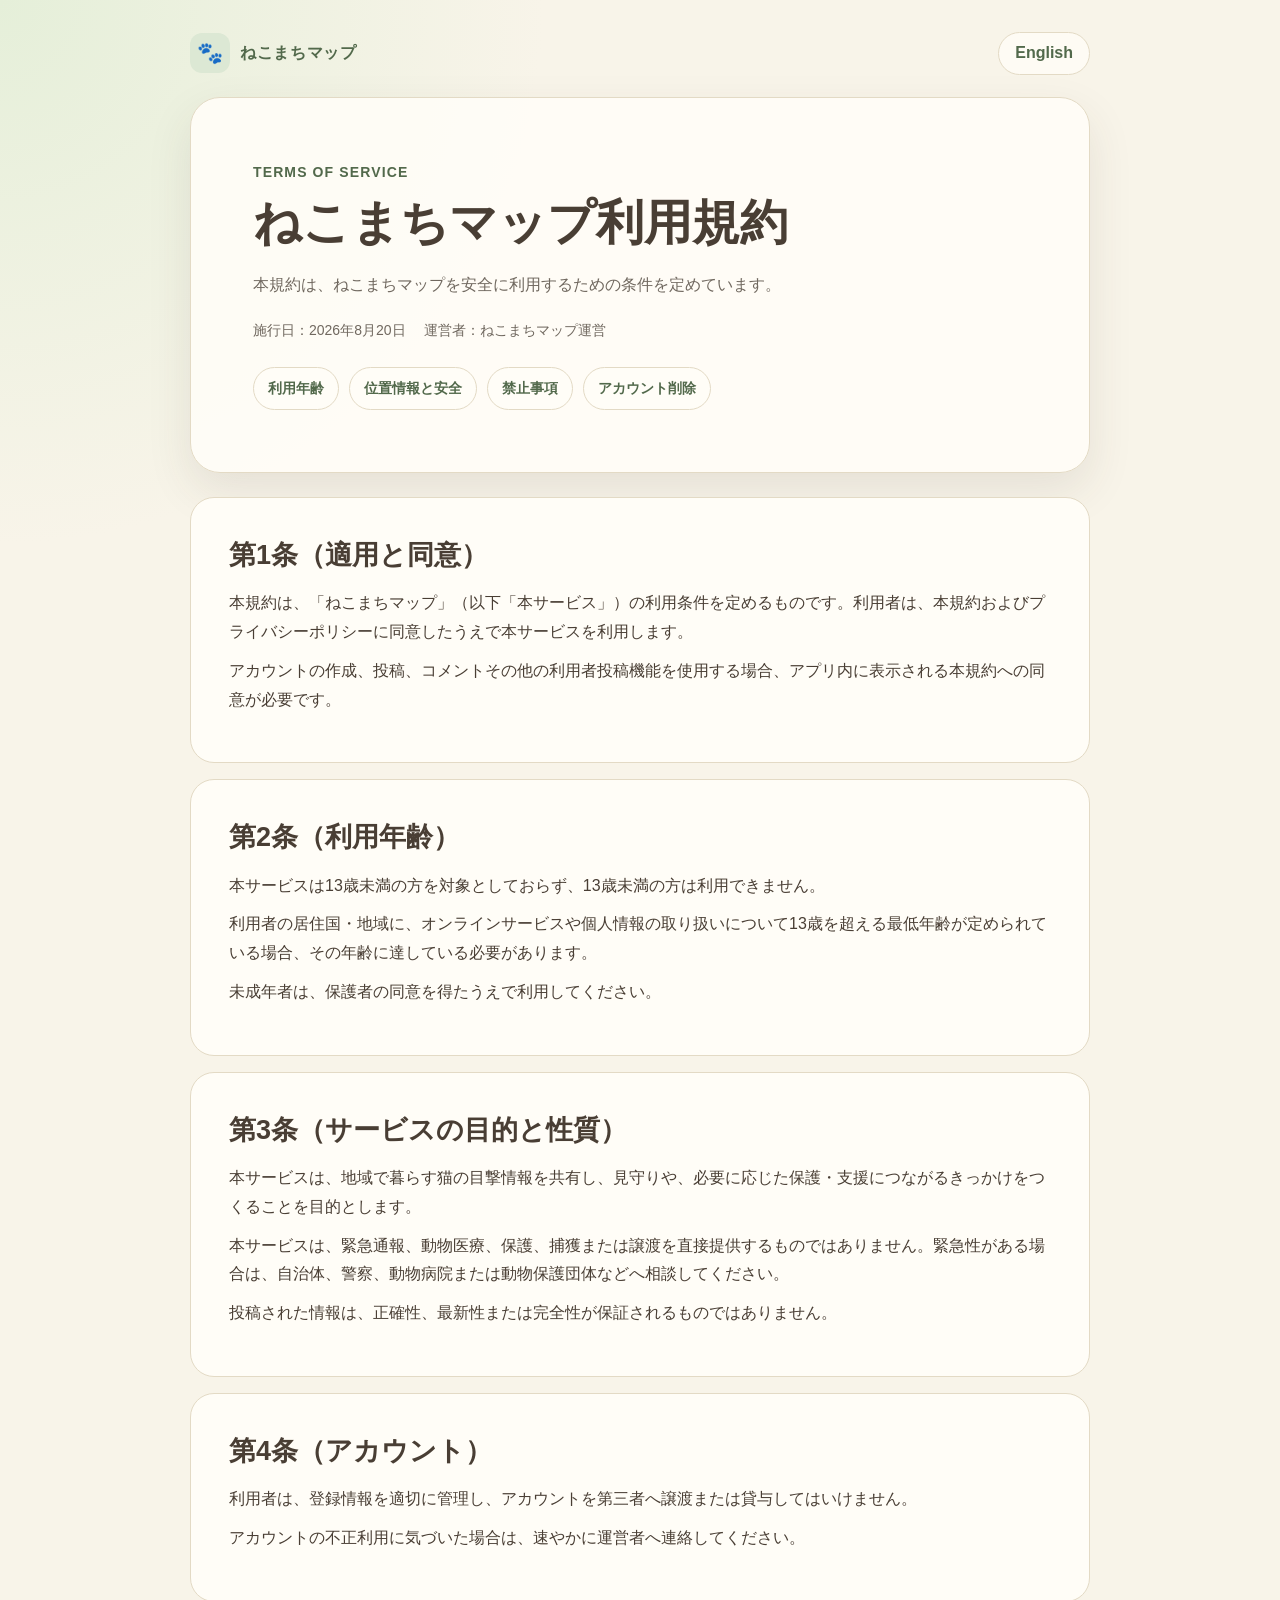
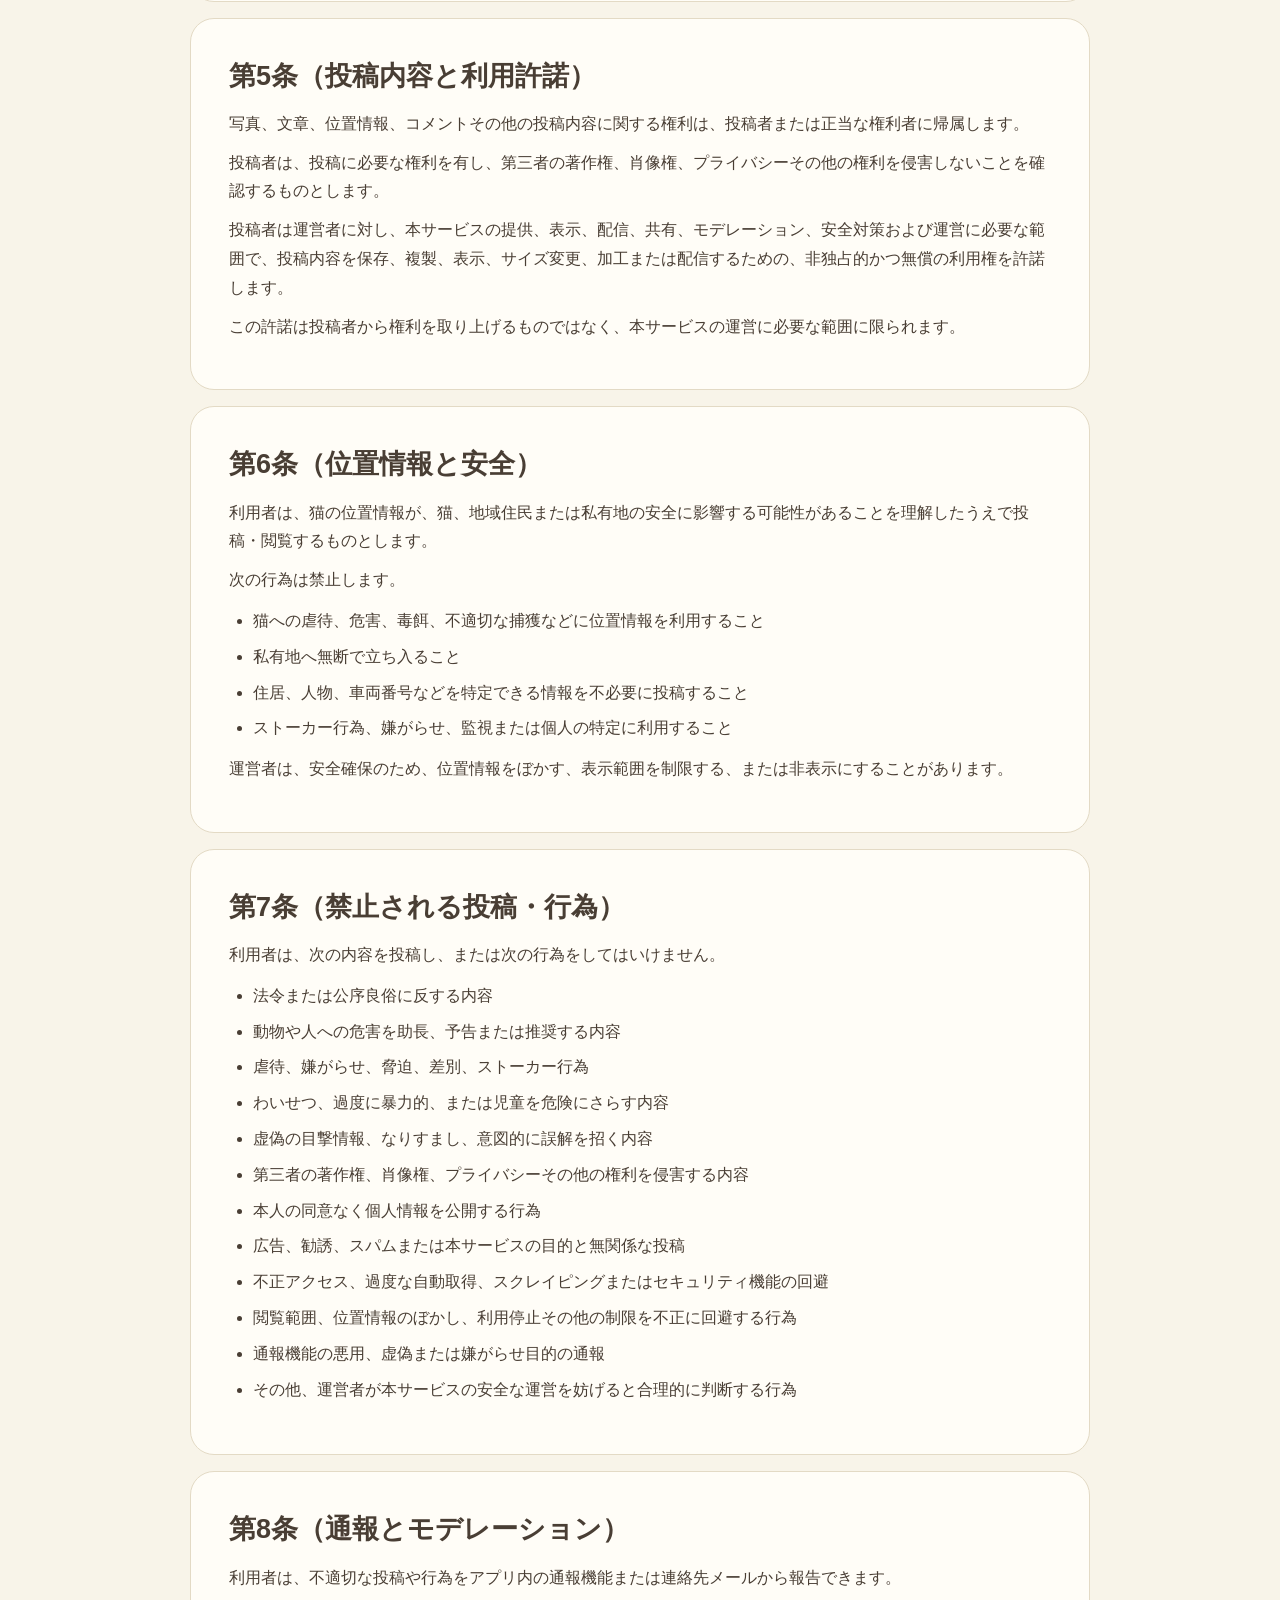
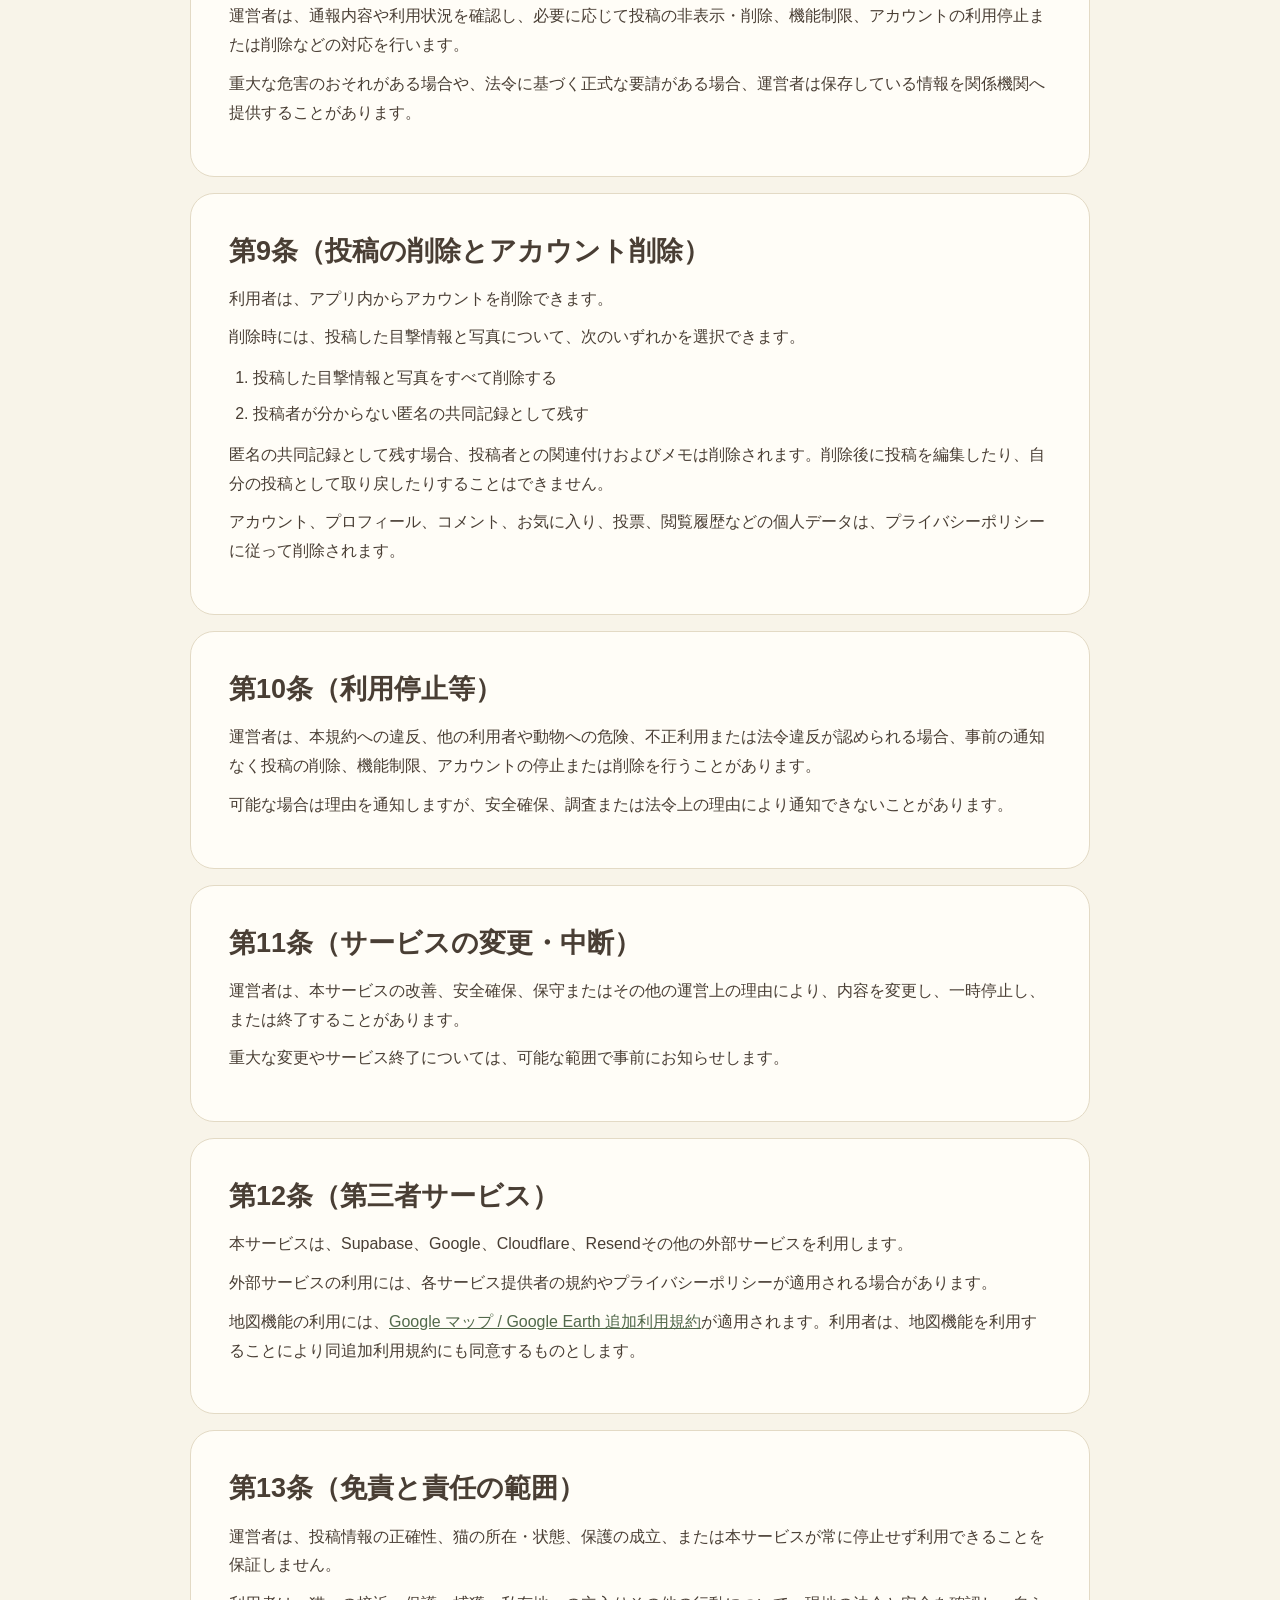
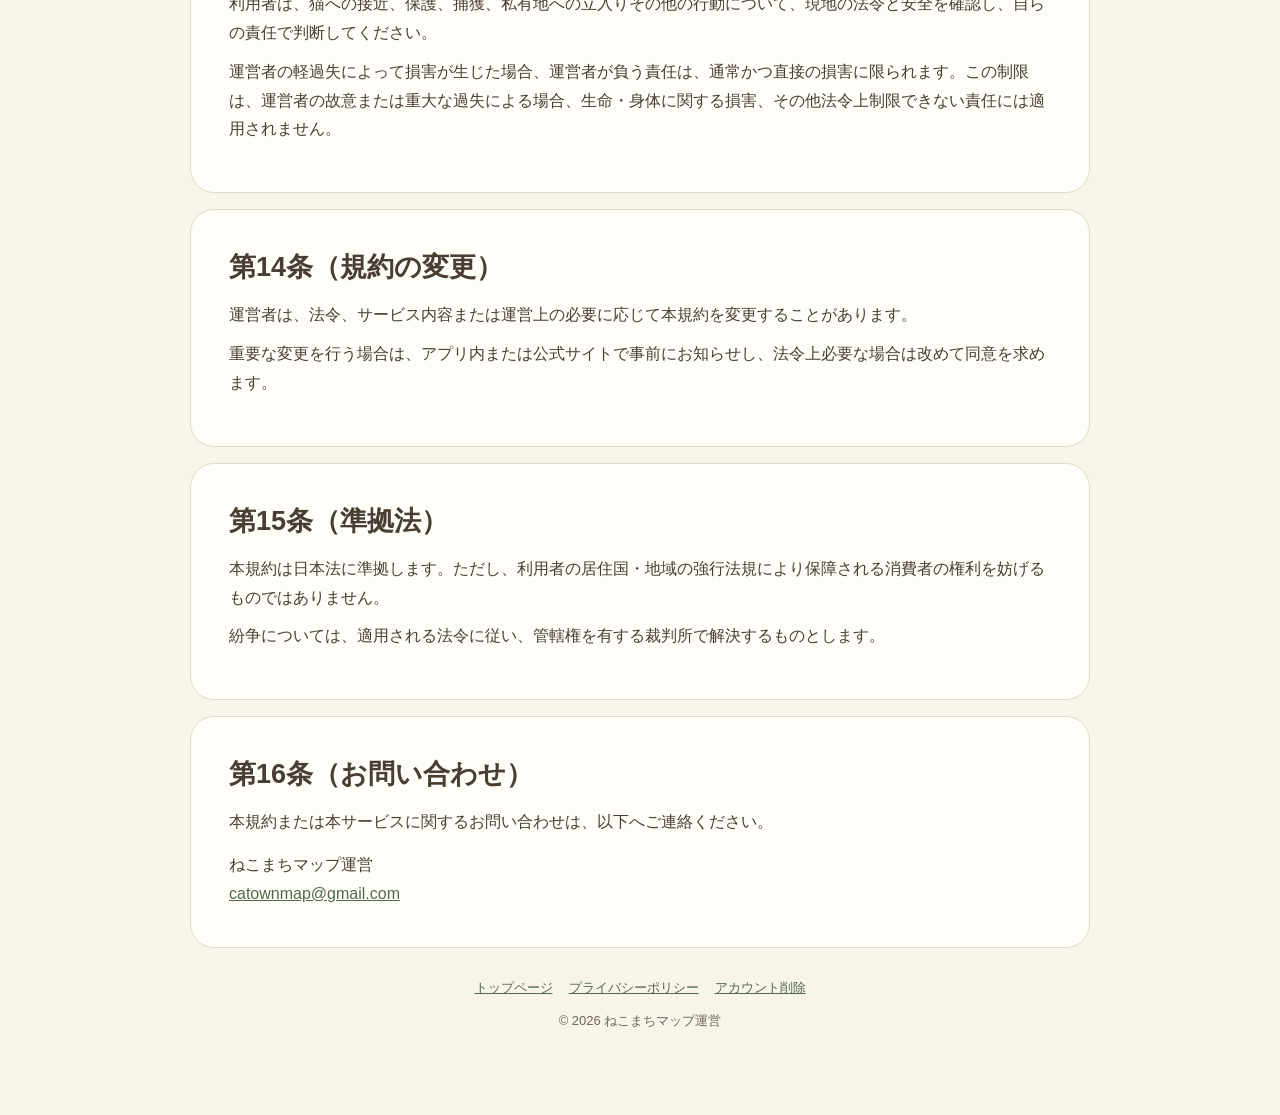
<file: terms.html>
<!DOCTYPE html>
<html lang="ja">
<head>
  <meta charset="utf-8">
  <meta name="viewport" content="width=device-width, initial-scale=1">
  <meta name="color-scheme" content="light">
  <meta name="description" content="ねこまちマップの利用条件を定める利用規約です。">
  <link rel="canonical" href="https://catownmap.com/terms.html">
  <link rel="alternate" hreflang="ja" href="https://catownmap.com/terms.html">
  <link rel="alternate" hreflang="en" href="https://catownmap.com/terms-en.html">
  <link rel="alternate" hreflang="x-default" href="https://catownmap.com/terms-en.html">
  <link rel="icon" href="/favicon.svg" type="image/svg+xml">
  <link rel="stylesheet" href="/legal.css">
  <title>利用規約 | ねこまちマップ</title>
</head>
<body>
  <div class="page">
    <header class="site-header">
      <a class="brand" href="/">
        <span class="brand-mark" aria-hidden="true">🐾</span>
        <span>ねこまちマップ</span>
      </a>
      <a class="language-link" href="/terms-en.html" lang="en" hreflang="en">English</a>
    </header>

    <section class="hero">
      <p class="eyebrow">TERMS OF SERVICE</p>
      <h1>ねこまちマップ利用規約</h1>
      <p class="lead">本規約は、ねこまちマップを安全に利用するための条件を定めています。</p>
      <div class="meta">
        <span>施行日：2026年8月20日</span>
        <span>運営者：ねこまちマップ運営</span>
      </div>
      <nav class="quick-links" aria-label="主な項目">
        <a href="#age">利用年齢</a>
        <a href="#safety">位置情報と安全</a>
        <a href="#prohibited">禁止事項</a>
        <a href="#deletion">アカウント削除</a>
      </nav>
    </section>

    <main>
      <section class="section" id="acceptance">
        <h2>第1条（適用と同意）</h2>
        <p>本規約は、「ねこまちマップ」（以下「本サービス」）の利用条件を定めるものです。利用者は、本規約およびプライバシーポリシーに同意したうえで本サービスを利用します。</p>
        <p>アカウントの作成、投稿、コメントその他の利用者投稿機能を使用する場合、アプリ内に表示される本規約への同意が必要です。</p>
      </section>

      <section class="section" id="age">
        <h2>第2条（利用年齢）</h2>
        <p>本サービスは13歳未満の方を対象としておらず、13歳未満の方は利用できません。</p>
        <p>利用者の居住国・地域に、オンラインサービスや個人情報の取り扱いについて13歳を超える最低年齢が定められている場合、その年齢に達している必要があります。</p>
        <p>未成年者は、保護者の同意を得たうえで利用してください。</p>
      </section>

      <section class="section" id="purpose">
        <h2>第3条（サービスの目的と性質）</h2>
        <p>本サービスは、地域で暮らす猫の目撃情報を共有し、見守りや、必要に応じた保護・支援につながるきっかけをつくることを目的とします。</p>
        <p>本サービスは、緊急通報、動物医療、保護、捕獲または譲渡を直接提供するものではありません。緊急性がある場合は、自治体、警察、動物病院または動物保護団体などへ相談してください。</p>
        <p>投稿された情報は、正確性、最新性または完全性が保証されるものではありません。</p>
      </section>

      <section class="section" id="account">
        <h2>第4条（アカウント）</h2>
        <p>利用者は、登録情報を適切に管理し、アカウントを第三者へ譲渡または貸与してはいけません。</p>
        <p>アカウントの不正利用に気づいた場合は、速やかに運営者へ連絡してください。</p>
      </section>

      <section class="section" id="content">
        <h2>第5条（投稿内容と利用許諾）</h2>
        <p>写真、文章、位置情報、コメントその他の投稿内容に関する権利は、投稿者または正当な権利者に帰属します。</p>
        <p>投稿者は、投稿に必要な権利を有し、第三者の著作権、肖像権、プライバシーその他の権利を侵害しないことを確認するものとします。</p>
        <p>投稿者は運営者に対し、本サービスの提供、表示、配信、共有、モデレーション、安全対策および運営に必要な範囲で、投稿内容を保存、複製、表示、サイズ変更、加工または配信するための、非独占的かつ無償の利用権を許諾します。</p>
        <p>この許諾は投稿者から権利を取り上げるものではなく、本サービスの運営に必要な範囲に限られます。</p>
      </section>

      <section class="section" id="safety">
        <h2>第6条（位置情報と安全）</h2>
        <p>利用者は、猫の位置情報が、猫、地域住民または私有地の安全に影響する可能性があることを理解したうえで投稿・閲覧するものとします。</p>
        <p>次の行為は禁止します。</p>
        <ul>
          <li>猫への虐待、危害、毒餌、不適切な捕獲などに位置情報を利用すること</li>
          <li>私有地へ無断で立ち入ること</li>
          <li>住居、人物、車両番号などを特定できる情報を不必要に投稿すること</li>
          <li>ストーカー行為、嫌がらせ、監視または個人の特定に利用すること</li>
        </ul>
        <p>運営者は、安全確保のため、位置情報をぼかす、表示範囲を制限する、または非表示にすることがあります。</p>
      </section>

      <section class="section" id="prohibited">
        <h2>第7条（禁止される投稿・行為）</h2>
        <p>利用者は、次の内容を投稿し、または次の行為をしてはいけません。</p>
        <ul>
          <li>法令または公序良俗に反する内容</li>
          <li>動物や人への危害を助長、予告または推奨する内容</li>
          <li>虐待、嫌がらせ、脅迫、差別、ストーカー行為</li>
          <li>わいせつ、過度に暴力的、または児童を危険にさらす内容</li>
          <li>虚偽の目撃情報、なりすまし、意図的に誤解を招く内容</li>
          <li>第三者の著作権、肖像権、プライバシーその他の権利を侵害する内容</li>
          <li>本人の同意なく個人情報を公開する行為</li>
          <li>広告、勧誘、スパムまたは本サービスの目的と無関係な投稿</li>
          <li>不正アクセス、過度な自動取得、スクレイピングまたはセキュリティ機能の回避</li>
          <li>閲覧範囲、位置情報のぼかし、利用停止その他の制限を不正に回避する行為</li>
          <li>通報機能の悪用、虚偽または嫌がらせ目的の通報</li>
          <li>その他、運営者が本サービスの安全な運営を妨げると合理的に判断する行為</li>
        </ul>
      </section>

      <section class="section" id="moderation">
        <h2>第8条（通報とモデレーション）</h2>
        <p>利用者は、不適切な投稿や行為をアプリ内の通報機能または連絡先メールから報告できます。</p>
        <p>運営者は、通報内容や利用状況を確認し、必要に応じて投稿の非表示・削除、機能制限、アカウントの利用停止または削除などの対応を行います。</p>
        <p>重大な危害のおそれがある場合や、法令に基づく正式な要請がある場合、運営者は保存している情報を関係機関へ提供することがあります。</p>
      </section>

      <section class="section" id="deletion">
        <h2>第9条（投稿の削除とアカウント削除）</h2>
        <p>利用者は、アプリ内からアカウントを削除できます。</p>
        <p>削除時には、投稿した目撃情報と写真について、次のいずれかを選択できます。</p>
        <ol>
          <li>投稿した目撃情報と写真をすべて削除する</li>
          <li>投稿者が分からない匿名の共同記録として残す</li>
        </ol>
        <p>匿名の共同記録として残す場合、投稿者との関連付けおよびメモは削除されます。削除後に投稿を編集したり、自分の投稿として取り戻したりすることはできません。</p>
        <p>アカウント、プロフィール、コメント、お気に入り、投票、閲覧履歴などの個人データは、プライバシーポリシーに従って削除されます。</p>
      </section>

      <section class="section" id="suspension">
        <h2>第10条（利用停止等）</h2>
        <p>運営者は、本規約への違反、他の利用者や動物への危険、不正利用または法令違反が認められる場合、事前の通知なく投稿の削除、機能制限、アカウントの停止または削除を行うことがあります。</p>
        <p>可能な場合は理由を通知しますが、安全確保、調査または法令上の理由により通知できないことがあります。</p>
      </section>

      <section class="section" id="service-changes">
        <h2>第11条（サービスの変更・中断）</h2>
        <p>運営者は、本サービスの改善、安全確保、保守またはその他の運営上の理由により、内容を変更し、一時停止し、または終了することがあります。</p>
        <p>重大な変更やサービス終了については、可能な範囲で事前にお知らせします。</p>
      </section>

      <section class="section" id="third-party">
        <h2>第12条（第三者サービス）</h2>
        <p>本サービスは、Supabase、Google、Cloudflare、Resendその他の外部サービスを利用します。</p>
        <p>外部サービスの利用には、各サービス提供者の規約やプライバシーポリシーが適用される場合があります。</p>
        <p>地図機能の利用には、<a href="https://maps.google.com/help/terms_maps/" rel="noopener noreferrer">Google マップ / Google Earth 追加利用規約</a>が適用されます。利用者は、地図機能を利用することにより同追加利用規約にも同意するものとします。</p>
      </section>

      <section class="section" id="liability">
        <h2>第13条（免責と責任の範囲）</h2>
        <p>運営者は、投稿情報の正確性、猫の所在・状態、保護の成立、または本サービスが常に停止せず利用できることを保証しません。</p>
        <p>利用者は、猫への接近、保護、捕獲、私有地への立入りその他の行動について、現地の法令と安全を確認し、自らの責任で判断してください。</p>
        <p>運営者の軽過失によって損害が生じた場合、運営者が負う責任は、通常かつ直接の損害に限られます。この制限は、運営者の故意または重大な過失による場合、生命・身体に関する損害、その他法令上制限できない責任には適用されません。</p>
      </section>

      <section class="section" id="terms-changes">
        <h2>第14条（規約の変更）</h2>
        <p>運営者は、法令、サービス内容または運営上の必要に応じて本規約を変更することがあります。</p>
        <p>重要な変更を行う場合は、アプリ内または公式サイトで事前にお知らせし、法令上必要な場合は改めて同意を求めます。</p>
      </section>

      <section class="section" id="law">
        <h2>第15条（準拠法）</h2>
        <p>本規約は日本法に準拠します。ただし、利用者の居住国・地域の強行法規により保障される消費者の権利を妨げるものではありません。</p>
        <p>紛争については、適用される法令に従い、管轄権を有する裁判所で解決するものとします。</p>
      </section>

      <section class="section" id="contact">
        <h2>第16条（お問い合わせ）</h2>
        <p>本規約または本サービスに関するお問い合わせは、以下へご連絡ください。</p>
        <address>
          ねこまちマップ運営<br>
          <a href="mailto:catownmap@gmail.com">catownmap@gmail.com</a>
        </address>
      </section>
    </main>

    <footer>
      <nav class="footer-links" aria-label="関連ページ">
        <a href="/">トップページ</a>
        <a href="/privacy.html">プライバシーポリシー</a>
        <a href="/account-deletion.html">アカウント削除</a>
      </nav>
      <p>© 2026 ねこまちマップ運営</p>
    </footer>
  </div>
</body>
</html>
</file>
<file: legal.css>
:root {
  color-scheme: light;
  --background: #f8f4e9;
  --surface: #fffdf7;
  --surface-soft: #f0eddf;
  --text: #493e34;
  --muted: #70685f;
  --green: #829a77;
  --green-dark: #52694b;
  --green-soft: #dce8d4;
  --border: #e3dac5;
  --shadow: 0 18px 45px rgba(73, 62, 52, 0.1);
}

* { box-sizing: border-box; }

html { scroll-behavior: smooth; }

body {
  margin: 0;
  background:
    radial-gradient(circle at top left, #e5efd9 0, transparent 34rem),
    var(--background);
  color: var(--text);
  font-family: -apple-system, BlinkMacSystemFont, "Segoe UI", Roboto,
    "Hiragino Sans", "Yu Gothic", "Noto Sans JP", sans-serif;
  line-height: 1.8;
}

a { color: var(--green-dark); }

.page {
  width: min(900px, calc(100% - 32px));
  margin: 0 auto;
  padding: 32px 0 72px;
}

.site-header {
  display: flex;
  align-items: center;
  justify-content: space-between;
  gap: 16px;
}

.brand {
  display: inline-flex;
  align-items: center;
  gap: 10px;
  color: var(--green-dark);
  font-weight: 750;
  letter-spacing: 0.04em;
  text-decoration: none;
}

.brand-mark {
  display: grid;
  width: 40px;
  height: 40px;
  place-items: center;
  border-radius: 12px;
  background: var(--green-soft);
  font-size: 21px;
}

.language-link {
  display: inline-flex;
  min-height: 40px;
  align-items: center;
  padding: 6px 16px;
  border: 1px solid var(--border);
  border-radius: 999px;
  background: rgba(255, 253, 247, 0.82);
  color: var(--green-dark);
  font-weight: 750;
  text-decoration: none;
}

.hero {
  margin-top: 22px;
  padding: clamp(30px, 7vw, 62px);
  border: 1px solid var(--border);
  border-radius: 30px;
  background: rgba(255, 253, 247, 0.94);
  box-shadow: var(--shadow);
}

.eyebrow {
  margin: 0 0 8px;
  color: var(--green-dark);
  font-size: 14px;
  font-weight: 800;
  letter-spacing: 0.08em;
}

h1 {
  margin: 0;
  font-size: clamp(32px, 6vw, 48px);
  line-height: 1.25;
}

.lead {
  max-width: 680px;
  margin: 18px 0 0;
  color: var(--muted);
  font-size: 16px;
}

.meta {
  display: flex;
  flex-wrap: wrap;
  gap: 6px 18px;
  margin-top: 18px;
  color: var(--muted);
  font-size: 14px;
}

.quick-links {
  display: flex;
  flex-wrap: wrap;
  gap: 10px;
  margin-top: 24px;
}

.quick-links a {
  padding: 8px 14px;
  border: 1px solid var(--border);
  border-radius: 999px;
  background: var(--surface);
  font-size: 14px;
  font-weight: 700;
  text-decoration: none;
}

main { margin-top: 24px; }

.section {
  margin-top: 16px;
  padding: clamp(24px, 5vw, 38px);
  border: 1px solid var(--border);
  border-radius: 24px;
  background: var(--surface);
}

h2 {
  margin: 0 0 14px;
  font-size: clamp(21px, 4vw, 27px);
  line-height: 1.45;
}

p { margin: 10px 0; }

ul,
ol {
  margin: 12px 0;
  padding-left: 1.5em;
}

li + li { margin-top: 7px; }

.callout {
  margin-top: 18px;
  padding: 17px 19px;
  border-left: 4px solid var(--green);
  border-radius: 8px 16px 16px 8px;
  background: var(--green-soft);
}

address {
  margin-top: 14px;
  font-style: normal;
}

footer {
  padding-top: 28px;
  color: var(--muted);
  font-size: 13px;
  text-align: center;
}

.footer-links {
  display: flex;
  flex-wrap: wrap;
  justify-content: center;
  gap: 8px 16px;
  margin-bottom: 8px;
}

@media (max-width: 680px) {
  .page { width: min(100% - 20px, 900px); }
  .hero,
  .section { border-radius: 22px; }
}
</file>
